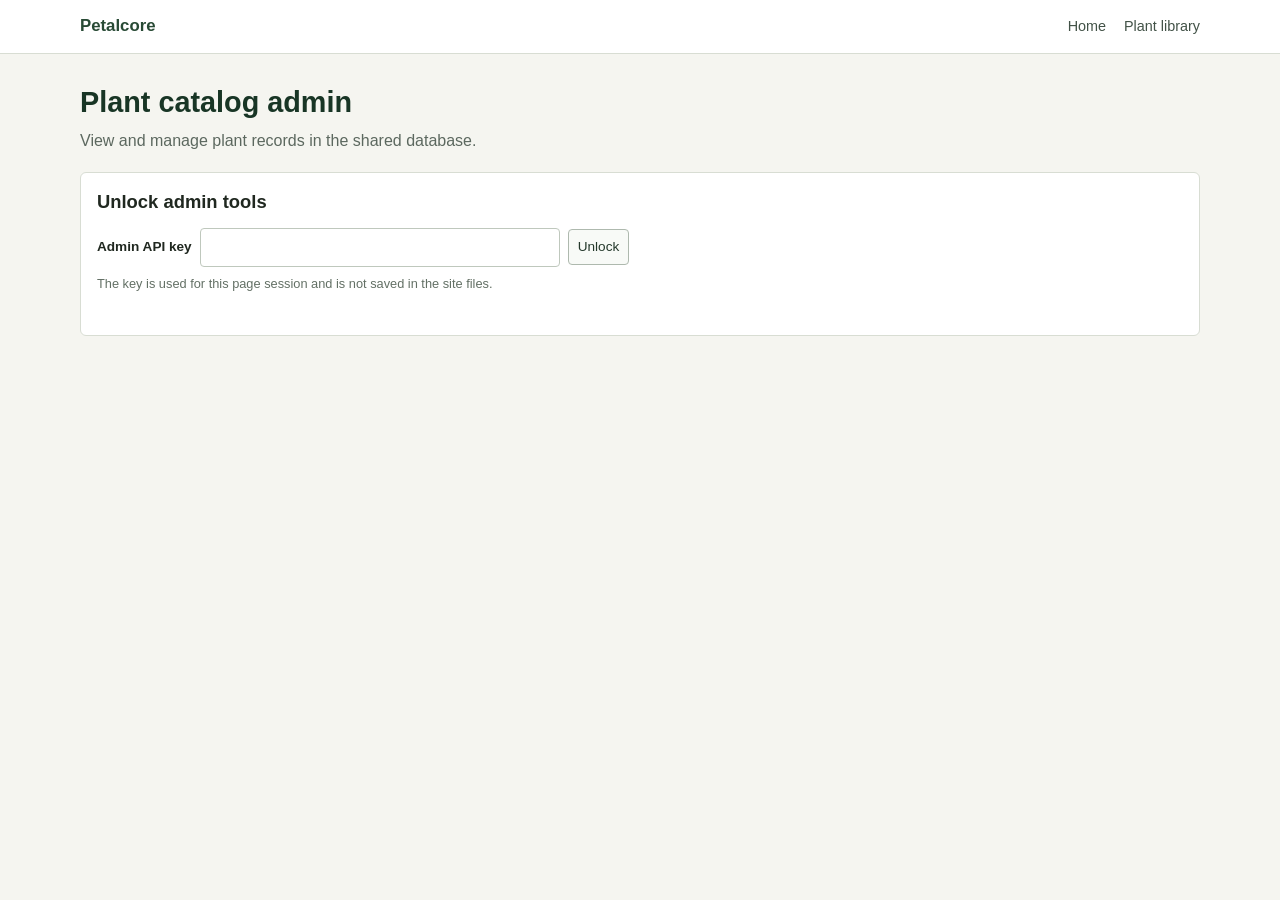
<file: sites/admin/index.html>
<!DOCTYPE html>
<html lang="en">
<head>
    <meta charset="UTF-8">
    <meta name="viewport" content="width=device-width, initial-scale=1.0">
    <meta name="theme-color" content="#f6f5ef">
    <meta name="description" content="Manage the Petalcore plant catalog.">
    <title>Petalcore — Plant admin</title>
    <link rel="stylesheet" href="style.css">
</head>
<body>
    <header>
        <a href="/" class="brand">Petalcore</a>
        <nav><a href="/">Home</a><a href="/index/">Plant library</a></nav>
    </header>

    <main>
        <h1>Plant catalog admin</h1>
        <p>View and manage plant records in the shared database.</p>

        <section class="panel" aria-labelledby="access-title">
            <h2 id="access-title">Unlock admin tools</h2>
            <form id="unlockForm" class="inline-form">
                <label for="adminKey">Admin API key</label>
                <input id="adminKey" name="adminKey" type="password" autocomplete="off" required>
                <button type="submit">Unlock</button>
            </form>
            <p class="help-text">The key is used for this page session and is not saved in the site files.</p>
            <p id="accessMessage" class="message" role="status" aria-live="polite"></p>
        </section>

        <section id="workspace" hidden>
            <div class="toolbar">
                <h2>Plants <small id="recordCount">Loading…</small></h2>
                <form id="searchForm" class="inline-form" role="search">
                    <label class="visually-hidden" for="searchInput">Search plants</label>
                    <input id="searchInput" type="search" maxlength="100" placeholder="Search plant names">
                    <button type="submit">Search</button>
                </form>
                <button id="refreshButton" type="button">Refresh</button>
                <button id="createButton" type="button">Add plant</button>
                <button id="bulkButton" type="button">Add multiple</button>
                <button id="lockButton" type="button">Lock</button>
            </div>
            <p id="notice" class="message" role="status" aria-live="polite"></p>

            <div class="columns">
                <section class="panel table-panel" aria-labelledby="records-title">
                    <h3 id="records-title">Current records</h3>
                    <div class="table-wrap">
                        <table>
                            <thead>
                                <tr><th>Plant</th><th>Type</th><th>ID</th><th>Actions</th></tr>
                            </thead>
                            <tbody id="plantRows">
                                <tr><td colspan="4" class="empty-cell">Unlock the workspace to load plants.</td></tr>
                            </tbody>
                        </table>
                    </div>
                </section>

                <section class="panel request-panel" aria-labelledby="request-title">
                    <h3 id="request-title">Latest API request</h3>
                    <p><strong>Status:</strong> <span id="responseStatus" class="status-pill">Ready</span></p>
                    <p id="requestLine" class="request-line">Choose an action to see its result.</p>
                    <h4>Request body</h4>
                    <pre id="requestBody" class="payload empty-payload">No request body.</pre>
                    <h4>Response</h4>
                    <pre id="responseBody" class="payload empty-payload">Responses appear here.</pre>
                </section>
            </div>
        </section>
    </main>

    <dialog id="plantDialog">
        <form id="plantForm" class="dialog-content">
            <div class="dialog-heading">
                <h2 id="plantDialogTitle">Add plant</h2>
                <button id="closePlantDialog" type="button" aria-label="Close">×</button>
            </div>
            <div id="updateMode" class="update-mode" hidden>
                <label for="updateMethod">Update method</label>
                <select id="updateMethod">
                    <option value="PATCH">PATCH — changed fields</option>
                    <option value="PUT">PUT — replace all fields</option>
                </select>
            </div>
            <div id="plantFields" class="field-grid"></div>
            <div class="field image-field">
                <label for="plantImage">Plant image <span id="imageRequirement">(required)</span></label>
                <input id="plantImage" type="file" accept="image/jpeg,image/png" required>
                <small>Choose a JPG or PNG. Existing images are kept when editing unless you select a replacement.</small>
            </div>
            <div class="dialog-actions">
                <button id="cancelPlantDialog" type="button">Cancel</button>
                <button id="savePlantButton" type="submit">Create plant</button>
            </div>
        </form>
    </dialog>

    <dialog id="bulkDialog">
        <form id="bulkForm" class="dialog-content">
            <div class="dialog-heading">
                <h2>Add multiple plants</h2>
                <button id="closeBulkDialog" type="button" aria-label="Close">×</button>
            </div>
            <p>Fill in each plant and attach one JPG or PNG to every entry. The batch is saved together.</p>
            <div id="bulkEntries"></div>
            <button id="addBulkEntry" type="button">Add another entry</button>
            <div class="dialog-actions">
                <button id="cancelBulkDialog" type="button">Cancel</button>
                <button id="saveBulkButton" type="submit">Save all plants</button>
            </div>
        </form>
    </dialog>

    <dialog id="detailsDialog">
        <section class="dialog-content">
            <div class="dialog-heading">
                <h2 id="detailsTitle">Plant details</h2>
                <button id="closeDetailsDialog" type="button" aria-label="Close">×</button>
            </div>
            <pre id="detailsBody" class="payload detail-payload"></pre>
        </section>
    </dialog>

    <script src="app.js"></script>
</body>
</html>
</file>
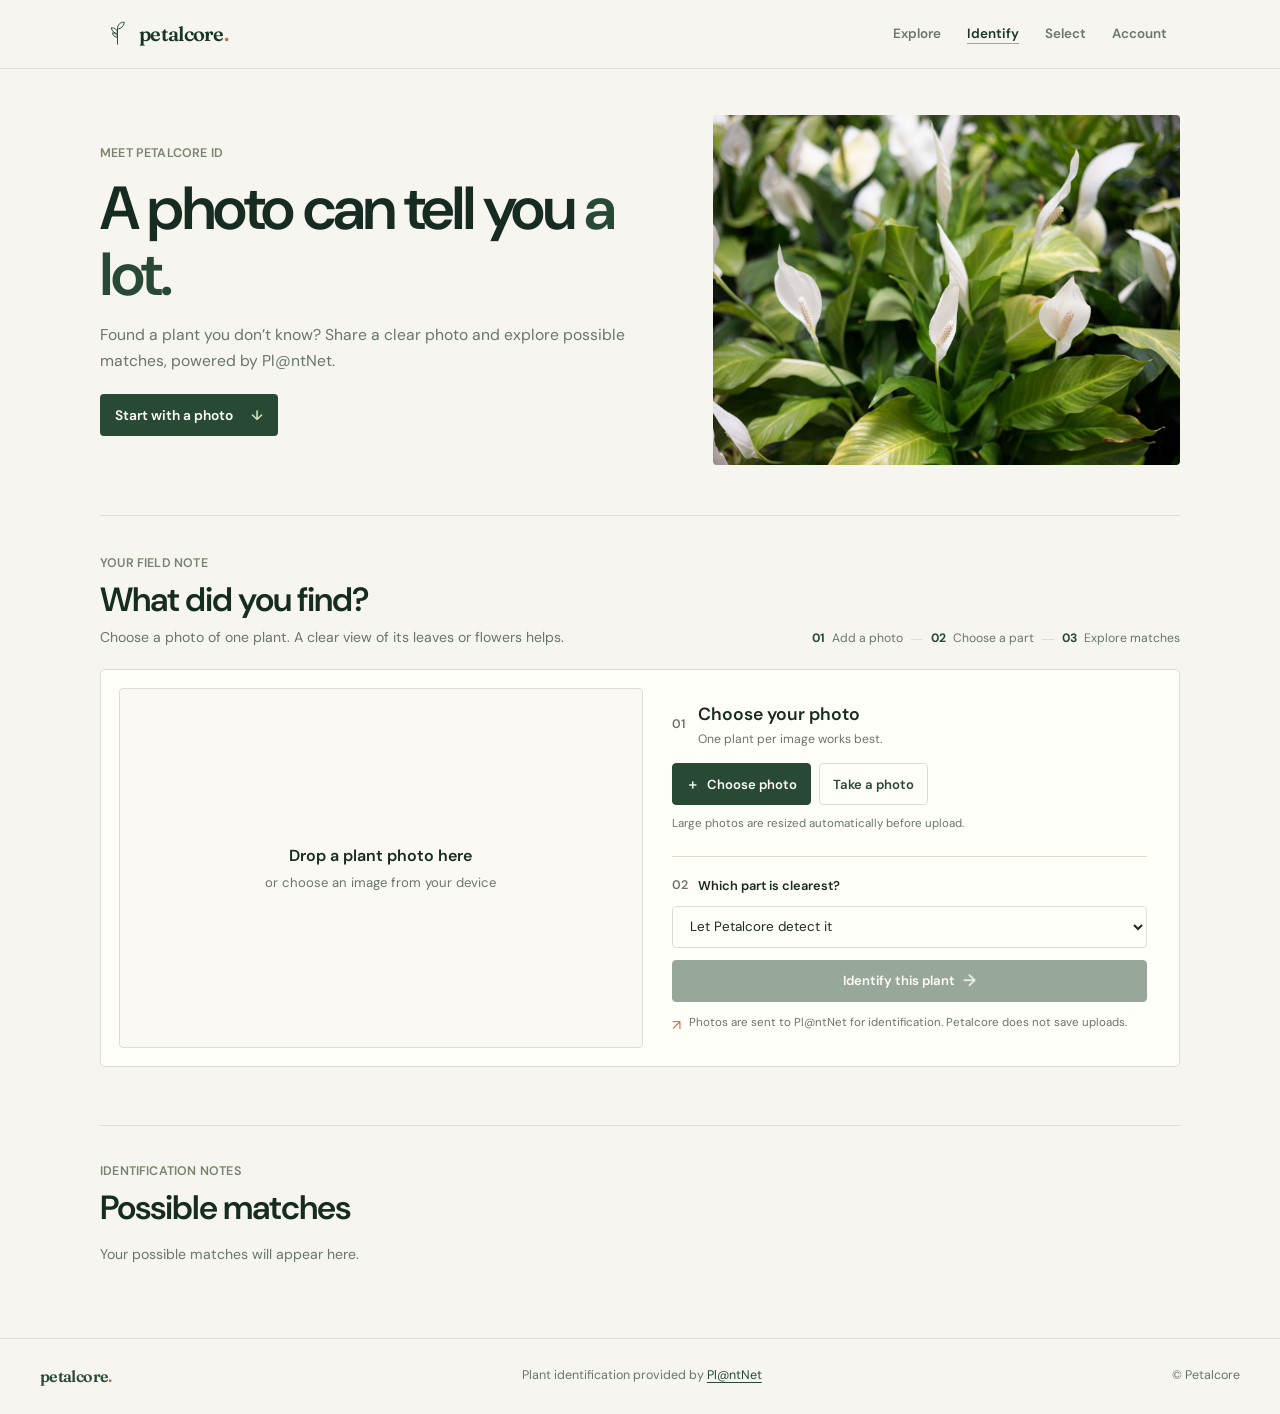
<file: sites/id/index.html>
<!DOCTYPE html>
<html lang="en">

<head>
    <meta charset="UTF-8">
    <meta name="viewport" content="width=device-width, initial-scale=1.0">
    <meta name="theme-color" content="#f6f5ef">
    <meta name="description" content="Upload a plant photo and explore possible matches with Petalcore ID, powered by Pl@ntNet.">
    <title>Petalcore ID — Identify a plant</title>
    <link rel="preconnect" href="https://fonts.googleapis.com">
    <link rel="preconnect" href="https://fonts.gstatic.com" crossorigin>
    <link href="https://fonts.googleapis.com/css2?family=DM+Sans:wght@400;500;600;700&family=Fraunces:opsz,wght@9..144,500;9..144,600;9..144,700&display=swap" rel="stylesheet">
    <link rel="stylesheet" href="style.css">
</head>

<body class="identify-page">
    <header class="site-header">
        <div class="nav-shell">
            <a class="wordmark" href="../" aria-label="Petalcore home">
                <span class="wordmark-icon" aria-hidden="true">
                    <svg viewBox="0 0 48 48" fill="none" stroke="currentColor" stroke-width="1.7" stroke-linecap="round" stroke-linejoin="round">
                        <path d="M24 42V14"/><path d="M24 14c0-7 5-11 12-11-1 7-5 12-12 12"/><path d="M24 22c0-6-5-9-11-9 1 6 5 10 11 10"/><path d="M24 30c0-5-4-8-9-8 1 5 4 8 9 8"/>
                    </svg>
                </span>
                <span>petalcore<span class="wordmark-period">.</span></span>
            </a>
            <nav class="site-nav" aria-label="Main navigation">
                <a class="nav-link" href="../index/">Explore</a>
                <a class="nav-link active" href="../id/" aria-current="page">Identify</a>
                <a class="nav-link" href="../select/">Select</a>
                <a class="nav-link" href="../account/">Account</a>
            </nav>
        </div>
    </header>

    <main class="page-shell">
        <section class="hero id-hero" aria-labelledby="hero-title">
            <div class="hero-copy">
                <p class="eyebrow"><span class="eyebrow-dot"></span> MEET PETALCORE ID</p>
                <h1 id="hero-title">A photo can tell you <em>a lot.</em></h1>
                <p class="hero-description">Found a plant you don’t know? Share a clear photo and explore possible matches, powered by Pl@ntNet.</p>
                <a class="button button-primary" href="#identify">Start with a photo <span aria-hidden="true">↓</span></a>
                <div class="hero-caption"><span class="caption-line"></span> CURIOSITY STARTS WITH A CLOSER LOOK</div>
            </div>
            <figure class="hero-visual">
                <img src="images/peace-lily.jpg" alt="White peace lily flowers surrounded by green leaves">
                <figcaption class="image-note">
                    <span class="note-mark" aria-hidden="true">✳</span>
                    <span><strong>One photo, new possibilities.</strong><small>Get suggestions in a few moments.</small></span>
                </figcaption>
                <span class="visual-index" aria-hidden="true">02 / FIELD NOTES</span>
            </figure>
        </section>

        <section id="identify" class="identify-section" aria-labelledby="upload-title">
            <div class="section-heading">
                <div>
                    <p class="eyebrow">YOUR FIELD NOTE</p>
                    <h2 id="upload-title">What did you find?</h2>
                    <p class="section-description">Choose a photo of one plant. A clear view of its leaves or flowers helps.</p>
                </div>
                <div class="steps-note" aria-label="Three steps: add a photo, choose a plant part, explore the matches">
                    <span><b>01</b> Add a photo</span><i aria-hidden="true"></i><span><b>02</b> Choose a part</span><i aria-hidden="true"></i><span><b>03</b> Explore matches</span>
                </div>
            </div>

            <form id="identifyForm" class="upload-area">
                <div id="dropZone" class="drop-zone">
                    <div class="upload-glyph" aria-hidden="true">
                        <svg viewBox="0 0 40 40" fill="none" stroke="currentColor" stroke-width="1.5" stroke-linecap="round" stroke-linejoin="round">
                            <path d="M20 27V9m0 0-6 6m6-6 6 6"/><path d="M10 23v8a3 3 0 0 0 3 3h14a3 3 0 0 0 3-3v-8"/>
                        </svg>
                    </div>
                    <p id="uploadPrompt"><strong>Drop a plant photo here</strong><span>or choose an image from your device</span></p>
                    <img id="preview" alt="Your selected plant photo" hidden>
                    <p id="photoMeta" class="photo-meta" hidden></p>
                    <span class="drop-hint">JPG OR PNG · MAX 20 MB</span>
                </div>

                <div class="upload-controls">
                    <div class="control-heading">
                        <span class="control-number">01</span>
                        <div><h3>Choose your photo</h3><p>One plant per image works best.</p></div>
                    </div>
                    <div class="photo-actions">
                        <button type="button" id="chooseButton"><span aria-hidden="true">＋</span> Choose photo</button>
                        <button type="button" id="cameraButton" class="secondary">Take a photo</button>
                        <button type="button" id="removeButton" class="secondary remove-button" hidden>Remove</button>
                    </div>
                    <input id="photoInput" type="file" accept="image/jpeg,image/png" hidden>
                    <input id="cameraInput" type="file" accept="image/jpeg,image/png" capture="environment" hidden>
                    <p class="file-help">Large photos are resized automatically before upload.</p>

                    <div class="control-divider"></div>
                    <label for="organ"><span class="control-number">02</span> Which part is clearest?</label>
                    <select id="organ" name="organ">
                        <option value="auto">Let Petalcore detect it</option>
                        <option value="leaf">Leaf</option>
                        <option value="flower">Flower</option>
                        <option value="fruit">Fruit</option>
                        <option value="bark">Bark</option>
                    </select>
                    <button id="identifyButton" class="identify-button" type="submit" disabled><span id="buttonLabel">Identify this plant</span><span aria-hidden="true">→</span></button>
                    <p class="privacy-note"><span aria-hidden="true">↗</span> Photos are sent to Pl@ntNet for identification. Petalcore does not save uploads.</p>
                </div>
            </form>
            <p id="statusMessage" class="status-message" role="status" aria-live="polite"></p>
            <p id="errorMessage" class="error-message" role="alert" hidden></p>
        </section>

        <section class="results-panel" aria-labelledby="results-title" aria-busy="false">
            <div class="results-heading">
                <div>
                    <p class="eyebrow">IDENTIFICATION NOTES</p>
                    <h2 id="results-title">Possible matches</h2>
                </div>
                <span class="results-flower" aria-hidden="true">✳</span>
            </div>
            <p id="emptyState" class="muted">Your possible matches will appear here.</p>
            <p id="loadingState" class="loading-text" hidden>Looking closely at your plant…</p>
            <p id="noMatchState" class="muted" hidden>No match found. Try a clearer photo of a leaf or flower.</p>
            <div id="results" class="results" hidden></div>
            <p id="resultNote" class="result-note" hidden>Results are suggestions, not a confirmed identification. Do not use a photo result to decide whether a plant is edible.</p>
        </section>
    </main>

    <footer class="site-footer">
        <a class="footer-wordmark" href="../">petalcore<span>.</span></a>
        <p>Plant identification provided by <a href="https://plantnet.org/en/" target="_blank" rel="noopener noreferrer">Pl@ntNet</a></p>
        <span>© Petalcore</span>
    </footer>
    <script src="app.js"></script>
</body>
</html>
</file>
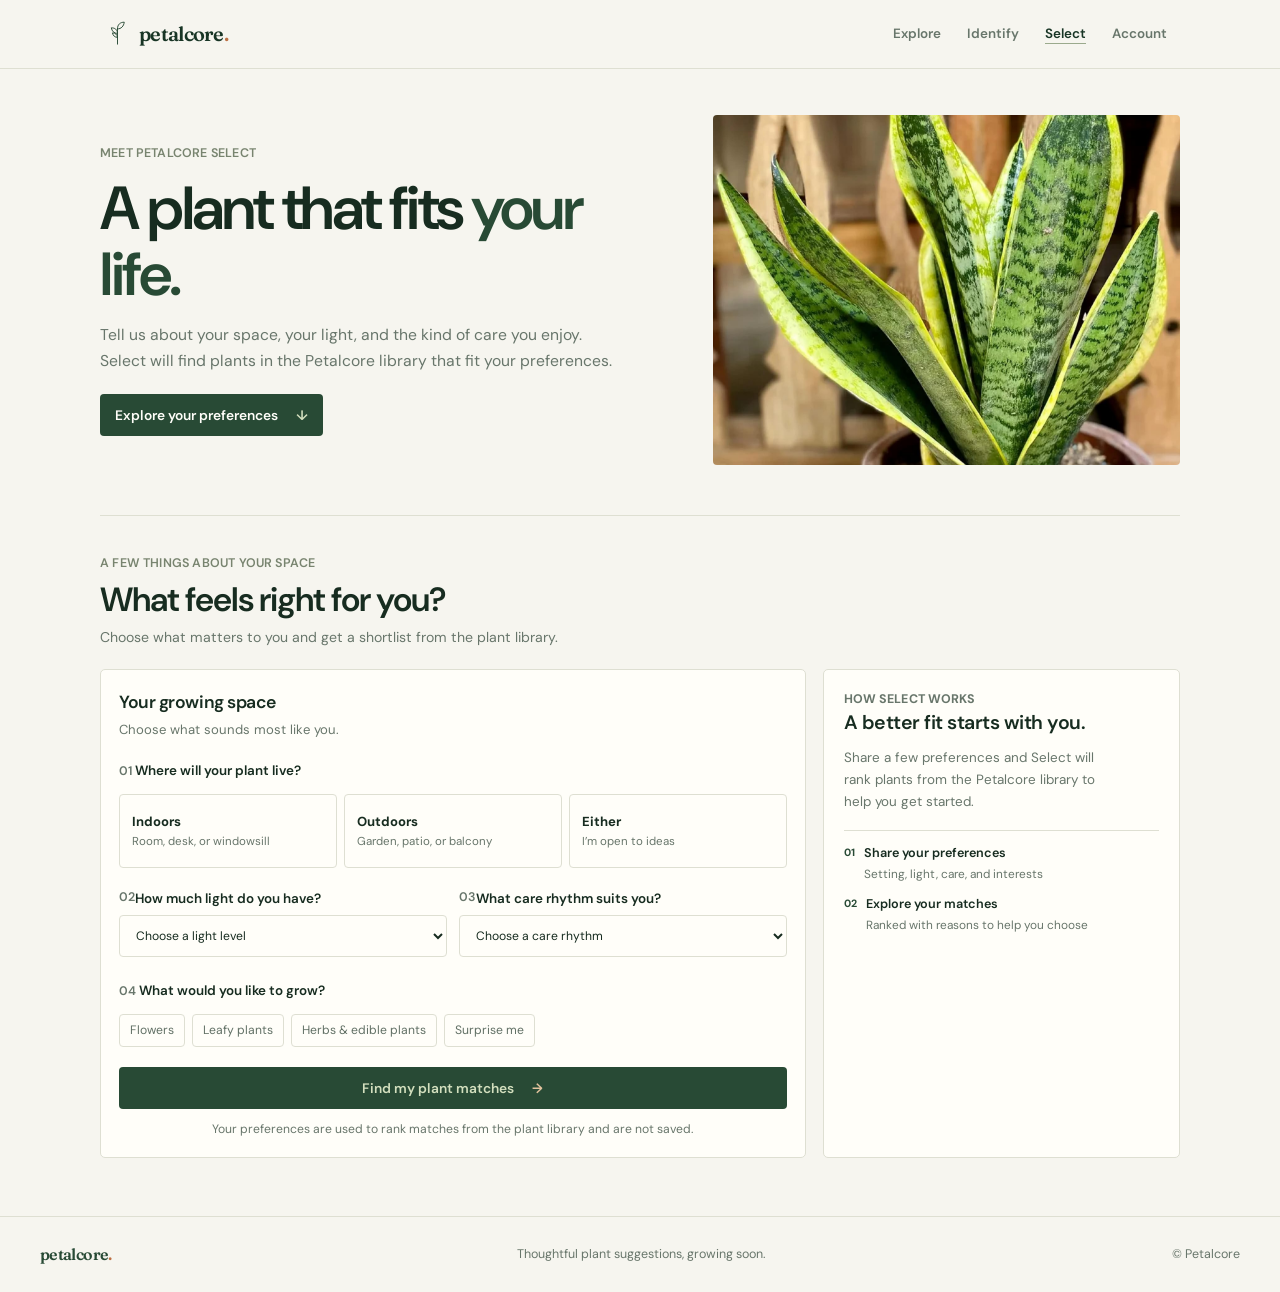
<file: sites/select/index.html>
<!DOCTYPE html>
<html lang="en">

<head>
    <meta charset="UTF-8">
    <meta name="viewport" content="width=device-width, initial-scale=1.0">
    <meta name="theme-color" content="#f6f5ef">
    <meta name="description" content="Find plants suited to your space, light, and care routine with Petalcore Select.">
    <title>Petalcore Select — Find your kind of plant</title>
    <link rel="preconnect" href="https://fonts.googleapis.com">
    <link rel="preconnect" href="https://fonts.gstatic.com" crossorigin>
    <link href="https://fonts.googleapis.com/css2?family=DM+Sans:wght@400;500;600;700&family=Fraunces:opsz,wght@9..144,500;9..144,600;9..144,700&display=swap" rel="stylesheet">
    <link rel="stylesheet" href="style.css">
</head>

<body class="select-page">
    <header class="site-header">
        <div class="nav-shell">
            <a class="wordmark" href="../" aria-label="Petalcore home">
                <span class="wordmark-icon" aria-hidden="true">
                    <svg viewBox="0 0 48 48" fill="none" stroke="currentColor" stroke-width="1.7" stroke-linecap="round" stroke-linejoin="round">
                        <path d="M24 42V14"/><path d="M24 14c0-7 5-11 12-11-1 7-5 12-12 12"/><path d="M24 22c0-6-5-9-11-9 1 6 5 10 11 10"/><path d="M24 30c0-5-4-8-9-8 1 5 4 8 9 8"/>
                    </svg>
                </span>
                <span>petalcore<span class="wordmark-period">.</span></span>
            </a>
            <nav class="site-nav" aria-label="Main navigation">
                <a class="nav-link" href="../index/">Explore</a>
                <a class="nav-link" href="../id/">Identify</a>
                <a class="nav-link active" href="../select/" aria-current="page">Select</a>
                <a class="nav-link" href="../account/">Account</a>
            </nav>
        </div>
    </header>

    <main class="page-shell">
        <section class="hero select-hero" aria-labelledby="hero-title">
            <div class="hero-copy">
                <p class="eyebrow"><span class="eyebrow-dot"></span> MEET PETALCORE SELECT</p>
                <h1 id="hero-title">A plant that fits <em>your life.</em></h1>
                <p class="hero-description">Tell us about your space, your light, and the kind of care you enjoy. Select will find plants in the Petalcore library that fit your preferences.</p>
                <a class="button button-primary" href="#preferences">Explore your preferences <span aria-hidden="true">↓</span></a>
                <div class="hero-caption"><span class="caption-line"></span> GOOD PLANT, GOOD PLACE, GOOD FIT</div>
            </div>
            <figure class="hero-visual">
                <img src="images/snake-plant.jpg" alt="A healthy snake plant growing upright in a pot">
                <figcaption class="image-note">
                    <span class="note-mark" aria-hidden="true">✳</span>
                    <span><strong>Made for your corner.</strong><small>Start with the way you live.</small></span>
                </figcaption>
                <span class="visual-index" aria-hidden="true">03 / FIELD NOTES</span>
            </figure>
        </section>

        <section id="preferences" class="preferences-section" aria-labelledby="preferences-title">
            <div class="section-heading">
                <div>
                    <p class="eyebrow">A FEW THINGS ABOUT YOUR SPACE</p>
                    <h2 id="preferences-title">What feels right for you?</h2>
                    <p class="section-description">Choose what matters to you and get a shortlist from the plant library.</p>
                </div>
                <span class="preview-badge"><span></span> PERSONALIZED PICKS FROM THE PLANT LIBRARY</span>
            </div>

            <div class="select-workspace">
                <form id="preferenceForm" class="preference-form" aria-describedby="formNotice">
                    <div class="form-heading">
                        <span class="form-icon" aria-hidden="true">✳</span>
                        <div><h3>Your growing space</h3><p>Choose what sounds most like you.</p></div>
                    </div>

                    <fieldset class="preference-field">
                        <legend><span class="field-number">01</span> Where will your plant live?</legend>
                        <div class="choice-grid choice-grid-three">
                            <label class="choice-card">
                                <input type="radio" name="setting" value="indoors">
                                <span class="choice-content"><span class="choice-icon" aria-hidden="true">⌂</span><strong>Indoors</strong><small>Room, desk, or windowsill</small></span>
                            </label>
                            <label class="choice-card">
                                <input type="radio" name="setting" value="outdoors">
                                <span class="choice-content"><span class="choice-icon" aria-hidden="true">☼</span><strong>Outdoors</strong><small>Garden, patio, or balcony</small></span>
                            </label>
                            <label class="choice-card">
                                <input type="radio" name="setting" value="either">
                                <span class="choice-content"><span class="choice-icon" aria-hidden="true">↗</span><strong>Either</strong><small>I’m open to ideas</small></span>
                            </label>
                        </div>
                    </fieldset>

                    <div class="form-row">
                        <label class="select-field" for="lightPreference">
                            <span><b>02</b> How much light do you have?</span>
                            <select id="lightPreference" name="light">
                                <option value="">Choose a light level</option>
                                <option value="bright">Bright or direct sun</option>
                                <option value="partial">Partial or indirect light</option>
                                <option value="low">Low light</option>
                                <option value="any">I’m not sure yet</option>
                            </select>
                        </label>
                        <label class="select-field" for="carePreference">
                            <span><b>03</b> What care rhythm suits you?</span>
                            <select id="carePreference" name="care">
                                <option value="">Choose a care rhythm</option>
                                <option value="occasional">Occasional watering</option>
                                <option value="steady">A steady routine</option>
                                <option value="attentive">I enjoy hands-on care</option>
                                <option value="any">I’m flexible</option>
                            </select>
                        </label>
                    </div>

                    <fieldset class="preference-field category-field">
                        <legend><span class="field-number">04</span> What would you like to grow?</legend>
                        <div class="category-choices">
                            <label><input type="checkbox" name="interest" value="flowers"><span>Flowers</span></label>
                            <label><input type="checkbox" name="interest" value="foliage"><span>Leafy plants</span></label>
                            <label><input type="checkbox" name="interest" value="herbs"><span>Herbs & edible plants</span></label>
                            <label><input type="checkbox" name="interest" value="surprise"><span>Surprise me</span></label>
                        </div>
                    </fieldset>

                    <button id="recommendButton" class="button button-primary submit-button" type="submit">
                        <span id="buttonLabel">Find my plant matches</span><span aria-hidden="true">→</span>
                    </button>
                    <p id="formNotice" class="preview-notice">Your preferences are used to rank matches from the plant library and are not saved.</p>
                    <p id="errorMessage" class="error-message" role="alert" hidden></p>
                </form>

                <aside class="shortlist-panel" aria-labelledby="shortlist-title">
                    <div class="shortlist-topline"><span>HOW SELECT WORKS</span><span aria-hidden="true">✳</span></div>
                    <div class="shortlist-art" aria-hidden="true">
                        <svg viewBox="0 0 180 180" fill="none">
                            <circle cx="90" cy="90" r="72" stroke="currentColor" stroke-width="1" stroke-dasharray="2 6"/>
                            <path d="M90 137V77M90 92c-1-24-15-35-38-35 3 22 17 36 38 37ZM90 83c1-25 17-39 40-39-2 24-17 40-40 41ZM90 111c-1-17-12-27-29-27 2 16 13 28 29 29ZM90 105c1-17 12-27 29-27-2 16-13 28-29 29Z" stroke="currentColor" stroke-width="1.6" stroke-linecap="round" stroke-linejoin="round"/>
                            <path d="M67 143h46l-5 18H72l-5-18Z" stroke="currentColor" stroke-width="1.6" stroke-linejoin="round"/>
                        </svg>
                    </div>
                    <h3 id="shortlist-title">A better fit starts with you.</h3>
                    <p>Share a few preferences and Select will rank plants from the Petalcore library to help you get started.</p>
                    <div class="shortlist-divider"></div>
                    <div class="shortlist-step"><span>01</span><p><strong>Share your preferences</strong><small>Setting, light, care, and interests</small></p></div>
                    <div class="shortlist-step"><span>02</span><p><strong>Explore your matches</strong><small>Ranked with reasons to help you choose</small></p></div>
                </aside>
            </div>

            <section id="recommendationResultsSection" class="recommendation-results-section" aria-labelledby="recommendationResultsTitle" hidden>
                <div class="results-section-heading">
                    <div>
                        <p class="eyebrow">YOUR PERSONALIZED SHORTLIST</p>
                        <h2 id="recommendationResultsTitle">Plants picked for you</h2>
                        <p id="recommendationStatus" class="section-description" role="status" aria-live="polite"></p>
                    </div>
                    <span id="matchCount" class="match-count"></span>
                </div>
                <div id="recommendationResults" class="recommendation-results"></div>
                <p id="recommendationNotes" class="recommendation-notes"></p>
            </section>
        </section>
    </main>

    <footer class="site-footer">
        <a class="footer-wordmark" href="../">petalcore<span>.</span></a>
        <p>Thoughtful plant suggestions, growing soon.</p>
        <span>© Petalcore</span>
    </footer>
    <script src="app.js"></script>
</body>
</html>
</file>
<file: sites/admin/style.css>
:root {
    color-scheme: light;
    font-family: Arial, sans-serif;
    color: #202820;
    background: #f5f5f0;
}

* { box-sizing: border-box; }
body { margin: 0; line-height: 1.45; }
header {
    min-height: 54px;
    display: flex;
    align-items: center;
    justify-content: space-between;
    gap: 16px;
    padding: 0 max(20px, calc((100% - 1120px) / 2));
    border-bottom: 1px solid #d8ddd3;
    background: #fff;
}
.brand { color: #284a35; font-size: 1.05rem; font-weight: 700; text-decoration: none; }
nav { display: flex; gap: 18px; }
nav a { color: #425247; font-size: .9rem; text-decoration: none; }
nav a:hover { text-decoration: underline; }
main { width: min(1120px, calc(100% - 32px)); margin: 28px auto 60px; }
h1 { margin: 0 0 5px; color: #183525; font-size: 1.8rem; }
h2 { margin: 0 0 12px; font-size: 1.15rem; }
h3 { margin: 0 0 12px; font-size: 1rem; }
h4 { margin: 12px 0 5px; font-size: .85rem; }
main > p { margin: 0 0 20px; color: #5c685f; }
section { min-width: 0; }
.panel { padding: 16px; border: 1px solid #d8ddd3; border-radius: 6px; background: #fff; }
.inline-form { display: flex; flex-wrap: wrap; align-items: center; gap: 8px; }
label { font-size: .85rem; font-weight: 600; }
input, select, textarea, button { min-height: 36px; padding: 7px 9px; font: inherit; }
input, select, textarea { border: 1px solid #bfc8bd; border-radius: 4px; background: white; }
button { border: 1px solid #aeb9ae; border-radius: 4px; color: #24382b; background: #f8faf7; cursor: pointer; font-size: .85rem; }
button:hover { background: #edf2e9; }
button:disabled { cursor: wait; opacity: .65; }
button:focus-visible, input:focus-visible, select:focus-visible, textarea:focus-visible, a:focus-visible {
    outline: 2px solid #bd7044;
    outline-offset: 2px;
}
#unlockForm input { width: min(360px, 100%); }
.message { min-height: 18px; margin: 8px 0 0; color: #536255; font-size: .85rem; }
.message.is-error { color: #9c4238; }
.help-text { margin: 8px 0 0; color: #637065; font-size: .8rem; }
.toolbar { display: flex; flex-wrap: wrap; align-items: center; gap: 8px; margin: 24px 0 8px; }
.toolbar h2 { margin: 0 auto 0 0; }
.toolbar small { color: #637065; font-size: .8rem; font-weight: 400; }
.search-form input { width: 190px; }
.columns { display: grid; grid-template-columns: minmax(0, 1.5fr) minmax(280px, .8fr); align-items: start; gap: 14px; }
.table-panel, .request-panel { margin-top: 6px; }
.table-wrap { overflow-x: auto; }
table { width: 100%; border-collapse: collapse; background: #fff; text-align: left; }
th, td { padding: 9px 8px; border-bottom: 1px solid #e3e7e1; font-size: .82rem; vertical-align: middle; }
th { background: #f4f6f2; font-size: .75rem; }
.plant-name { display: block; font-weight: 600; }
.plant-scientific { display: block; color: #637065; font-size: .74rem; }
.plant-id { color: #637065; }
.row-actions { display: flex; flex-wrap: wrap; gap: 5px; }
.table-action { min-height: 29px; padding: 4px 7px; font-size: .75rem; }
.table-action.delete { color: #8f332b; }
.empty-cell { padding: 20px 8px; color: #637065; text-align: center; }
.request-panel p { margin: 6px 0; font-size: .82rem; }
.request-line { overflow-wrap: anywhere; font-family: Consolas, monospace; }
.status-pill { font-weight: 700; }
.status-success { color: #426237; }
.status-error { color: #9c4238; }
.status-idle { color: #637065; }
.payload { max-height: 220px; min-height: 42px; margin: 0; overflow: auto; padding: 9px; border: 1px solid #e0e4dd; border-radius: 4px; background: #f8f9f7; font: .75rem/1.45 Consolas, monospace; white-space: pre-wrap; overflow-wrap: anywhere; }
.empty-payload { color: #748076; }

dialog { width: min(760px, calc(100% - 24px)); max-height: 90vh; padding: 0; overflow: auto; border: 1px solid #cbd2c8; border-radius: 6px; background: #fff; color: inherit; }
dialog::backdrop { background: rgba(25, 35, 27, .45); }
.dialog-content { padding: 16px; }
.dialog-heading { display: flex; align-items: center; justify-content: space-between; gap: 12px; margin-bottom: 12px; }
.dialog-heading h2 { margin: 0; }
.dialog-heading button { min-width: 36px; padding: 3px; font-size: 1.1rem; }
.update-mode { display: flex; flex-wrap: wrap; align-items: center; gap: 8px; margin-bottom: 12px; }
.field-grid { display: grid; grid-template-columns: repeat(2, minmax(0, 1fr)); gap: 10px; }
.field { display: grid; gap: 4px; }
.field.full-width { grid-column: 1 / -1; }
.field input, .field select, .field textarea { width: 100%; }
.field textarea { min-height: 68px; resize: vertical; }
.image-field { margin-top: 12px; }
.image-field input { width: 100%; }
.image-field small { color: #637065; font-size: .77rem; }
.bulk-entry { display: grid; gap: 10px; margin: 12px 0; padding: 12px; border: 1px solid #d8ddd3; border-radius: 4px; }
.bulk-entry legend { padding: 0 5px; font-size: .9rem; font-weight: 700; }
.bulk-entry .field-grid { display: grid; }
.bulk-entry .field-grid, .bulk-entry .image-field { margin-top: 0; }
.bulk-entry .entry-remove { justify-self: end; }
.dialog-actions { display: flex; justify-content: flex-end; gap: 8px; margin-top: 14px; padding-top: 12px; border-top: 1px solid #e0e4dd; }
.detail-payload { max-height: 70vh; }
.visually-hidden { position: absolute; width: 1px; height: 1px; padding: 0; overflow: hidden; clip: rect(0, 0, 0, 0); white-space: nowrap; border: 0; }
[hidden] { display: none !important; }

@media (max-width: 760px) {
    .columns { grid-template-columns: 1fr; }
    .toolbar h2 { flex-basis: 100%; }
}
@media (max-width: 520px) {
    header { padding: 0 16px; }
    nav { gap: 12px; }
    nav a { font-size: .8rem; }
    .inline-form { align-items: stretch; }
    .search-form { flex: 1 1 100%; }
    .search-form input { width: 100%; flex: 1; }
    .field-grid { grid-template-columns: 1fr; }
    .field.full-width { grid-column: auto; }
}
</file>
<file: sites/id/style.css>
* { box-sizing: border-box; }

:root {
    --paper: #f6f5ef;
    --surface: #fffef9;
    --surface-soft: #eeeee4;
    --ink: #172c20;
    --ink-soft: #68766b;
    --forest: #284a35;
    --forest-deep: #183525;
    --moss: #b4c58b;
    --clay: #bd7044;
    --line: #dedfd2;
    --serif: "Fraunces", Georgia, serif;
    --sans: "DM Sans", Arial, sans-serif;
    --radius: 18px;
    --radius-small: 10px;
    --shadow: 0 18px 50px rgba(28, 53, 37, .09);
}

html { scroll-behavior: smooth; }
body {
    margin: 0;
    background: var(--paper);
    color: var(--ink);
    font-family: var(--sans);
    line-height: 1.6;
    -webkit-font-smoothing: antialiased;
}
a { color: inherit; }
button, input, select { font: inherit; }
[hidden] { display: none !important; }

.site-header {
    position: sticky;
    top: 0;
    z-index: 20;
    background: rgba(246, 245, 239, .94);
    border-bottom: 1px solid rgba(222, 223, 210, .8);
    backdrop-filter: blur(16px);
}
.nav-shell {
    max-width: 1320px;
    min-height: 78px;
    margin: 0 auto;
    padding: 0 44px;
    display: flex;
    align-items: center;
    justify-content: space-between;
    gap: 30px;
}
.wordmark {
    display: inline-flex;
    align-items: center;
    gap: 10px;
    color: var(--forest-deep);
    text-decoration: none;
    font-family: var(--serif);
    font-size: 1.4rem;
    font-weight: 600;
    letter-spacing: -.055em;
}
.wordmark-icon { display: grid; width: 31px; height: 35px; color: var(--forest); }
.wordmark-icon svg { width: 100%; height: 100%; }
.wordmark-period, .footer-wordmark span { color: var(--clay); }
.site-nav { display: flex; align-items: center; gap: 8px; margin-left: auto; }
.nav-link {
    padding: 9px 15px;
    color: var(--ink-soft);
    border-radius: 999px;
    text-decoration: none;
    font-size: .9rem;
    font-weight: 600;
    transition: color .2s ease, background .2s ease;
}
.nav-link:hover, .nav-link.active { color: var(--forest-deep); background: #e9ebdf; }
.nav-cta {
    display: inline-flex;
    align-items: center;
    gap: 14px;
    padding: 11px 16px;
    color: #fffef9;
    background: var(--forest);
    border-radius: 999px;
    text-decoration: none;
    font-size: .86rem;
    font-weight: 600;
    transition: background .2s ease, transform .2s ease;
}
.nav-cta:hover { background: var(--forest-deep); transform: translateY(-1px); }
.nav-cta span { color: #d8e0c5; }

.page-shell { width: min(1200px, calc(100% - 64px)); margin: 0 auto; }
.hero {
    display: grid;
    grid-template-columns: minmax(0, 1fr) minmax(360px, .9fr);
    align-items: center;
    gap: clamp(42px, 7vw, 100px);
    padding: 72px 0 80px;
}
.hero-copy { padding: 12px 0; }
.eyebrow {
    display: flex;
    align-items: center;
    gap: 9px;
    margin: 0 0 20px;
    color: #78846f;
    font-size: .7rem;
    font-weight: 700;
    letter-spacing: .16em;
}
.eyebrow-dot { width: 7px; height: 7px; border-radius: 50%; background: var(--clay); }
.hero h1 {
    max-width: 620px;
    margin: 0;
    font-family: var(--serif);
    font-size: clamp(3rem, 5.7vw, 5.45rem);
    font-weight: 500;
    line-height: .99;
    letter-spacing: -.055em;
}
.hero h1 em { color: #73835c; font-weight: 500; }
.hero-description {
    max-width: 480px;
    margin: 23px 0 28px;
    color: var(--ink-soft);
    font-size: 1.02rem;
    line-height: 1.75;
}
.button {
    min-height: 49px;
    display: inline-flex;
    align-items: center;
    justify-content: center;
    gap: 18px;
    padding: 0 19px;
    color: #fffef9;
    background: var(--forest);
    border-radius: 999px;
    text-decoration: none;
    font-size: .87rem;
    font-weight: 600;
    transition: transform .2s ease, background .2s ease;
}
.button:hover { transform: translateY(-2px); background: var(--forest-deep); }
.button span { color: #d3dfbe; }
.hero-caption {
    display: flex;
    align-items: center;
    gap: 11px;
    margin-top: 45px;
    color: #92998b;
    font-size: .65rem;
    font-weight: 700;
    letter-spacing: .14em;
}
.caption-line { width: 33px; height: 1px; background: var(--clay); }
.hero-visual { position: relative; min-width: 0; margin: 0; padding: 0 0 32px 26px; }
.hero-visual::before {
    content: "";
    position: absolute;
    inset: 25px 0 0 65px;
    border: 1px solid #d7d8c8;
    border-radius: 48% 48% 18px 18px;
}
.hero-visual > img {
    position: relative;
    width: 100%;
    height: clamp(360px, 42vw, 500px);
    display: block;
    object-fit: cover;
    object-position: center;
    border-radius: 48% 48% 14px 14px;
    box-shadow: var(--shadow);
}
.image-note {
    position: absolute;
    right: -20px;
    bottom: 2px;
    display: flex;
    align-items: center;
    gap: 12px;
    max-width: 285px;
    padding: 15px 19px;
    background: var(--surface);
    border: 1px solid rgba(222, 223, 210, .8);
    border-radius: 13px;
    box-shadow: 0 12px 35px rgba(28, 53, 37, .12);
}
.note-mark { color: var(--clay); font-size: 1.5rem; }
.image-note strong, .image-note small { display: block; }
.image-note strong { font-family: var(--serif); font-size: .95rem; font-weight: 600; }
.image-note small { margin-top: 2px; color: var(--ink-soft); font-size: .7rem; }
.visual-index {
    position: absolute;
    top: 42px;
    right: -15px;
    color: rgba(255, 255, 255, .92);
    writing-mode: vertical-rl;
    font-size: .61rem;
    font-weight: 700;
    letter-spacing: .16em;
    text-shadow: 0 1px 7px rgba(0,0,0,.35);
}

.identify-section { padding: 52px 0 68px; border-top: 1px solid var(--line); scroll-margin-top: 90px; }
.section-heading { display: flex; justify-content: space-between; align-items: end; gap: 30px; margin-bottom: 25px; }
.section-heading .eyebrow, .results-heading .eyebrow { margin-bottom: 9px; }
.section-heading h2, .results-heading h2 {
    margin: 0;
    font-family: var(--serif);
    font-size: clamp(2rem, 3.2vw, 2.8rem);
    font-weight: 500;
    line-height: 1.1;
    letter-spacing: -.04em;
}
.section-description { margin: 9px 0 0; color: var(--ink-soft); font-size: .9rem; }
.steps-note { display: flex; align-items: center; gap: 11px; padding-bottom: 5px; color: #79857a; white-space: nowrap; font-size: .68rem; }
.steps-note b { margin-right: 4px; color: var(--clay); font-size: .64rem; letter-spacing: .05em; }
.steps-note i { width: 18px; height: 1px; background: #d4d7c8; }
.upload-area {
    display: grid;
    grid-template-columns: minmax(0, 1.02fr) minmax(0, .98fr);
    gap: 15px;
    padding: 14px;
    background: var(--surface);
    border: 1px solid var(--line);
    border-radius: 20px;
    box-shadow: 0 12px 40px rgba(28, 53, 37, .045);
}
.drop-zone {
    position: relative;
    min-height: 420px;
    display: flex;
    flex-direction: column;
    align-items: center;
    justify-content: center;
    overflow: hidden;
    padding: 28px;
    color: var(--ink-soft);
    text-align: center;
    background: #f5f5ed;
    border: 1px dashed #c5ccba;
    border-radius: 14px;
    transition: border-color .2s ease, background .2s ease;
}
.drop-zone.drag-over { border-color: var(--forest); background: #e9ede1; }
.upload-glyph { width: 58px; height: 58px; display: grid; place-items: center; margin-bottom: 17px; color: var(--forest); background: #e7ebdd; border-radius: 50%; }
.upload-glyph svg { width: 31px; height: 31px; }
#uploadPrompt { display: grid; gap: 4px; margin: 0; }
#uploadPrompt strong { color: var(--ink); font-family: var(--serif); font-size: 1.25rem; font-weight: 600; }
#uploadPrompt span { font-size: .82rem; }
#preview:not([hidden]) { display: block; max-width: 100%; max-height: 310px; object-fit: contain; border-radius: 9px; }
.drop-zone:has(#preview:not([hidden])) .upload-glyph { display: none; }
.photo-meta { max-width: 100%; margin: 12px 0 0; overflow-wrap: anywhere; font-size: .75rem; }
.drop-hint { position: absolute; bottom: 18px; color: #92998b; font-size: .59rem; font-weight: 700; letter-spacing: .13em; }
.upload-controls { min-width: 0; padding: 16px clamp(15px, 2.4vw, 30px) 13px; }
.control-heading { display: flex; align-items: center; gap: 13px; margin-bottom: 18px; }
.control-number { flex: 0 0 auto; width: 31px; height: 31px; display: inline-grid; place-items: center; color: #788761; background: #edf0e5; border-radius: 50%; font-size: .68rem; font-weight: 700; }
.control-heading h3 { margin: 0; font-family: var(--serif); font-size: 1.25rem; font-weight: 600; }
.control-heading p { margin: 2px 0 0; color: var(--ink-soft); font-size: .76rem; }
.photo-actions { display: flex; flex-wrap: wrap; gap: 8px; }
.photo-actions button, .identify-button {
    min-height: 44px;
    display: inline-flex;
    align-items: center;
    justify-content: center;
    gap: 8px;
    padding: 0 15px;
    color: #fffef9;
    background: var(--forest);
    border: 1px solid var(--forest);
    border-radius: 999px;
    cursor: pointer;
    font-size: .81rem;
    font-weight: 600;
    transition: background .2s ease, transform .2s ease, border-color .2s ease;
}
.photo-actions button:hover:not(:disabled), .identify-button:hover:not(:disabled) { background: var(--forest-deep); border-color: var(--forest-deep); transform: translateY(-1px); }
.photo-actions button.secondary { color: var(--forest); background: transparent; border-color: var(--line); }
.photo-actions button.secondary:hover:not(:disabled) { background: #f2f2ea; }
.photo-actions button.remove-button { color: #965a42; }
.file-help, .privacy-note, .result-note { color: var(--ink-soft); font-size: .72rem; line-height: 1.55; }
.file-help { margin: 10px 0 0; }
.control-divider { height: 1px; margin: 23px 0 19px; background: var(--line); }
.upload-controls label { display: flex; align-items: center; gap: 10px; margin: 0 0 9px; font-size: .8rem; font-weight: 600; }
.upload-controls select {
    width: 100%;
    height: 47px;
    padding: 0 13px;
    color: var(--ink);
    background: var(--paper);
    border: 1px solid var(--line);
    border-radius: 9px;
    outline: none;
    font-size: .84rem;
}
.upload-controls select:focus-visible { border-color: #94a67a; box-shadow: 0 0 0 3px rgba(148, 166, 122, .2); }
.identify-button { width: 100%; min-height: 49px; justify-content: space-between; margin-top: 14px; padding: 0 18px; }
.identify-button span:last-child { color: #d3dfbe; font-size: 1.05rem; }
.identify-button:disabled, .photo-actions button:disabled { opacity: .48; cursor: not-allowed; transform: none; }
.privacy-note { display: flex; gap: 8px; align-items: flex-start; margin: 15px 0 0; }
.privacy-note span { color: var(--clay); font-size: .9rem; }
.status-message { margin: 13px 4px 0; color: var(--forest); font-size: .83rem; }
.status-message:empty { display: none; }
.error-message { margin: 14px 0 0; padding: 13px 16px; color: #9c482f; background: #f8e9e1; border: 1px solid #efd1c3; border-left: 3px solid #bd7044; border-radius: 8px; font-size: .84rem; }
.results-panel { padding: 47px 0 82px; border-top: 1px solid var(--line); }
.results-heading { display: flex; justify-content: space-between; align-items: center; margin-bottom: 18px; }
.results-heading .eyebrow { margin-bottom: 8px; }
.results-flower { color: #9aa77f; font-size: 2rem; }
.muted, .loading-text { color: var(--ink-soft); font-size: .88rem; }
.loading-text { animation: textPulse 1.3s ease-in-out infinite; }
.results { display: grid; grid-template-columns: repeat(3, minmax(0, 1fr)); gap: 17px; }
.match-card { min-width: 0; padding: 21px; background: var(--surface); border: 1px solid var(--line); border-radius: 14px; animation: cardIn .35s ease both; transition: box-shadow .2s ease, transform .2s ease, border-color .2s ease; }
.match-card:hover { transform: translateY(-3px); border-color: #b9c3a8; box-shadow: var(--shadow); }
.match-topline { display: flex; justify-content: space-between; align-items: center; gap: 10px; flex-wrap: wrap; margin-bottom: 13px; color: #788761; font-size: .64rem; font-weight: 700; letter-spacing: .025em; }
.match-topline span:last-child { padding: 4px 8px; background: #edf0e5; border-radius: 999px; }
.match-card h4 { margin: 0; overflow-wrap: anywhere; font-family: var(--serif); font-size: 1.42rem; font-weight: 600; line-height: 1.2; letter-spacing: -.025em; }
.scientific-name { margin: 4px 0 18px; color: var(--ink-soft); font-size: .82rem; font-style: italic; }
.match-meta { display: grid; gap: 5px; color: #69766b; font-size: .76rem; }
.score-track { height: 5px; margin-top: 19px; overflow: hidden; background: #e7e8dc; border-radius: 999px; }
.score-fill { height: 100%; background: linear-gradient(90deg, #82946c, #bd7044); border-radius: inherit; transform-origin: left; animation: scoreIn .55s ease backwards; }
.result-note { max-width: 730px; margin: 20px 0 0; padding-left: 13px; border-left: 2px solid var(--clay); }
.site-footer {
    min-height: 95px;
    display: flex;
    align-items: center;
    justify-content: space-between;
    gap: 20px;
    padding: 24px max(32px, calc((100vw - 1200px) / 2));
    color: #829084;
    border-top: 1px solid var(--line);
    font-size: .75rem;
}
.site-footer p { margin: 0; }
.site-footer > span { letter-spacing: .04em; }
.footer-wordmark { color: var(--forest); text-decoration: none; font-family: var(--serif); font-size: 1.1rem; font-weight: 600; letter-spacing: -.04em; }
.site-footer p a { color: var(--forest); text-underline-offset: 3px; }
@keyframes cardIn { from { opacity: 0; transform: translateY(9px); } to { opacity: 1; transform: translateY(0); } }
@keyframes textPulse { 0%, 100% { opacity: .5; } 50% { opacity: 1; } }
@keyframes scoreIn { from { transform: scaleX(0); } to { transform: scaleX(1); } }
@media (prefers-reduced-motion: reduce) {
    *, *::before, *::after { scroll-behavior: auto !important; animation-duration: .01ms !important; animation-iteration-count: 1 !important; transition-duration: .01ms !important; }
}
@media (max-width: 900px) {
    .nav-shell { padding: 0 28px; }
    .page-shell { width: min(100% - 48px, 720px); }
    .hero { grid-template-columns: 1fr .82fr; gap: 35px; padding: 60px 0 65px; }
    .hero h1 { font-size: clamp(3rem, 7vw, 4.3rem); }
    .hero-visual { padding-left: 12px; }
    .hero-visual::before { left: 38px; }
    .image-note { right: -10px; }
    .steps-note { gap: 7px; font-size: .61rem; }
    .steps-note i { width: 10px; }
    .upload-area { grid-template-columns: 1fr 1fr; }
    .drop-zone { min-height: 420px; padding: 20px; }
    .upload-controls { padding-inline: 14px; }
    .results { grid-template-columns: repeat(2, minmax(0, 1fr)); }
}
@media (max-width: 640px) {
    .nav-shell { min-height: 68px; padding: 0 19px; gap: 12px; }
    .wordmark { font-size: 1.18rem; gap: 7px; }
    .wordmark-icon { width: 26px; height: 30px; }
    .site-nav { gap: 0; }
    .nav-link { padding: 8px 9px; font-size: .79rem; }
    .nav-cta { display: none; }
    .page-shell { width: calc(100% - 38px); }
    .hero { grid-template-columns: 1fr; gap: 32px; padding: 51px 0 58px; }
    .hero h1 { max-width: 520px; font-size: clamp(3.1rem, 14vw, 4.4rem); }
    .hero-description { margin: 18px 0 23px; font-size: .94rem; }
    .hero-caption { margin-top: 30px; font-size: .58rem; }
    .hero-visual { width: min(100% - 14px, 440px); justify-self: center; padding: 0 0 25px 12px; }
    .hero-visual::before { inset: 15px 0 0 35px; }
    .hero-visual > img { height: 360px; }
    .image-note { right: -5px; bottom: 0; max-width: 250px; padding: 12px 14px; }
    .visual-index { top: 30px; right: -8px; font-size: .54rem; }
    .identify-section { padding: 40px 0 48px; }
    .section-heading { align-items: flex-start; flex-direction: column; gap: 17px; }
    .section-heading h2, .results-heading h2 { font-size: 2.1rem; }
    .steps-note { width: 100%; justify-content: space-between; font-size: .62rem; }
    .steps-note i { flex: 1; max-width: 25px; }
    .upload-area { grid-template-columns: 1fr; gap: 11px; padding: 10px; }
    .drop-zone { min-height: 285px; }
    #preview:not([hidden]) { max-height: 230px; }
    .upload-controls { padding: 16px 14px 13px; }
    .results-panel { padding: 37px 0 60px; }
    .results { grid-template-columns: 1fr; gap: 12px; }
    .site-footer { min-height: auto; flex-wrap: wrap; padding: 22px 19px; }
    .site-footer p { order: 3; flex-basis: 100%; }
}
@media (max-width: 380px) {
    .nav-shell { padding: 0 12px; }
    .wordmark { font-size: 1.04rem; }
    .nav-link { padding-inline: 7px; font-size: .74rem; }
    .steps-note { gap: 4px; font-size: .56rem; }
    .steps-note b { font-size: .54rem; }
}

/* Plain, shared visual treatment */
:root {
    --radius: 6px;
    --radius-small: 4px;
    --shadow: none;
}

html { scroll-behavior: smooth; }
body { font-family: var(--sans); }
button, input, select { font: inherit; }
a:focus-visible, button:focus-visible, input:focus-visible, select:focus-visible { outline: 2px solid #bd7044; outline-offset: 3px; }
.site-header { position: relative; background: var(--paper); border-bottom: 1px solid var(--line); backdrop-filter: none; }
.nav-shell { max-width: 1120px; min-height: 68px; padding: 0 24px; gap: 20px; }
.wordmark { gap: 8px; font-size: 1.25rem; letter-spacing: -.035em; }
.wordmark-icon { width: 27px; height: 30px; }
.site-nav { gap: 8px; }
.nav-link { padding: 6px 9px; color: var(--ink-soft); background: transparent; border-radius: 3px; font-size: .84rem; }
.nav-link:hover, .nav-link.active { color: var(--forest-deep); background: transparent; text-decoration: underline; text-decoration-color: #9baa8d; text-underline-offset: 5px; }
.nav-cta { min-height: 38px; padding: 0 12px; background: transparent; border-radius: 4px; font-size: .82rem; box-shadow: none; transform: none; }
.nav-cta:hover { background: var(--forest-deep); transform: none; }
.page-shell { width: min(1080px, calc(100% - 48px)); }
.hero { grid-template-columns: minmax(0, 1.08fr) minmax(280px, .92fr); gap: clamp(28px, 5vw, 64px); padding: 46px 0 50px; }
.hero-copy { padding: 0; }
.eyebrow { margin-bottom: 12px; font-size: .78rem; font-weight: 600; letter-spacing: .015em; text-transform: capitalize; }
.eyebrow-dot { display: none; }
.hero h1 { max-width: 570px; margin-bottom: 15px; font-family: var(--sans); font-size: clamp(2.65rem, 5vw, 3.8rem); font-weight: 600; line-height: 1.08; letter-spacing: -.04em; }
.hero h1 em { color: var(--forest); font-style: normal; font-weight: 600; }
.hero-description { max-width: 530px; margin: 0 0 20px; color: var(--ink-soft); font-size: .98rem; line-height: 1.65; }
.hero-actions { gap: 14px; }
.button, .search button, .plant-card button, .photo-actions button, .identify-button { min-height: 42px; border-radius: 4px; box-shadow: none; transform: none; }
.button { padding: 0 15px; font-size: .86rem; }
.button:hover, .search button:hover, .plant-card button:hover, .photo-actions button:hover:not(:disabled), .identify-button:hover:not(:disabled) { transform: none; }
.text-link { font-size: .85rem; }
.hero-caption, .image-note, .visual-index, .collection-mark, .results-flower, .preview-badge { display: none; }
.hero-visual { min-width: 0; margin: 0; padding: 0; }
.hero-visual::before { display: none; }
.hero-visual > img { display: block; width: 100%; height: clamp(245px, 30vw, 350px); border-radius: 4px; object-fit: cover; }
.section-heading { align-items: flex-end; gap: 20px; margin-bottom: 20px; }
.section-heading .eyebrow, .results-heading .eyebrow, .results-section-heading .eyebrow { margin-bottom: 6px; }
.section-heading h2, .results-heading h2, .results-section-heading h2 { font-family: var(--sans); font-size: clamp(1.65rem, 3vw, 2.1rem); font-weight: 600; line-height: 1.2; letter-spacing: -.03em; }
.section-description { margin-top: 6px; font-size: .88rem; }
.collection-section, .identify-section, .preferences-section { padding: 38px 0 58px; scroll-margin-top: 76px; }
.search-panel, .upload-area, .preference-form { padding: 18px; background: var(--surface); border: 1px solid var(--line); border-radius: 5px; box-shadow: none; }
.search-label { margin-bottom: 6px; color: var(--ink-soft); font-size: .82rem; font-weight: 600; letter-spacing: 0; text-transform: none; }
.search { gap: 6px; }
.search input { height: 42px; }
.search button, .plant-card button, .photo-actions button, .identify-button { padding: 0 13px; font-size: .82rem; }
.search button.secondary, .photo-actions button.secondary { border-radius: 4px; }
.plant-list { gap: 16px; margin-top: 18px; }
.plant-card, .match-card, .recommendation-card { border: 1px solid var(--line); border-radius: 5px; box-shadow: none; animation: none; transition: border-color .15s ease; }
.plant-card:hover, .match-card:hover { border-color: #a8b49a; box-shadow: none; transform: none; }
.plant-image { padding: 0; }
.plant-image img, .modal-image img { border-radius: 0; transition: none; }
.plant-card:hover .plant-image img { transform: none; }
.plant-card-body { padding: 16px; }
.plant-tag, .match-topline span:last-child, .recommendation-score, .match-count { padding: 0; color: var(--ink-soft); background: transparent; border-radius: 0; font-size: .72rem; font-weight: 600; letter-spacing: 0; text-transform: none; }
.plant-card h3, .match-card h4, .form-heading h3, .recommendation-content h3, .shortlist-panel h3, .modal-content h2 { font-family: var(--sans); font-weight: 600; letter-spacing: -.025em; }
.plant-card h3 { font-size: 1.18rem; }
.plant-description { font-size: .82rem; line-height: 1.55; }
.modal-overlay { backdrop-filter: none; }
.modal-box { border-radius: 6px; box-shadow: 0 12px 30px rgba(0, 0, 0, .16); }
.modal-image { padding: 0; }
.modal-content { padding: 20px; }
.drop-zone { min-height: 350px; padding: 22px; background: #faf9f4; border: 1px solid var(--line); border-radius: 4px; }
.drop-zone.drag-over { border-color: var(--forest); background: #f0f2eb; }
.upload-glyph, .drop-hint { display: none; }
#uploadPrompt strong { font-family: var(--sans); font-size: 1rem; font-weight: 600; }
#uploadPrompt span { font-size: .82rem; }
.photo-meta { margin-top: 8px; }
.upload-controls { padding: 12px 14px; }
.control-heading { margin-bottom: 14px; }
.control-number, .field-number, .select-field b { width: auto; height: auto; min-width: 0; margin: 0; padding: 0; color: var(--ink-soft); background: transparent; border-radius: 0; font-size: .78rem; font-weight: 600; }
.control-heading h3, .form-heading h3 { font-family: var(--sans); font-size: 1.1rem; font-weight: 600; }
.upload-controls select, .select-field select { height: 42px; background: var(--surface); border-radius: 4px; box-shadow: none; }
.identify-button { justify-content: center; margin-top: 12px; }
.privacy-note { margin-top: 12px; }
.error-message { padding: 11px 13px; border-left: 1px solid #efd1c3; border-radius: 4px; box-shadow: none; }
.results-panel { padding: 36px 0 58px; }
.results-heading { align-items: flex-end; margin-bottom: 15px; }
.results { gap: 14px; }
.match-card { padding: 17px; }
.match-card h4 { font-size: 1.18rem; }
.match-topline { font-size: .73rem; font-weight: 600; letter-spacing: 0; }
.score-track, .recommendation-score-track { height: 4px; border-radius: 0; }
.score-fill, .recommendation-score-track span { background: var(--forest); border-radius: 0; animation: none; }
.result-note, .recommendation-notes { padding-left: 10px; border-left: 1px solid var(--line); }
.steps-note { gap: 8px; padding: 0; color: var(--ink-soft); font-size: .76rem; white-space: normal; }
.steps-note b { color: var(--forest); font-size: .76rem; letter-spacing: 0; }
.steps-note i { width: 12px; background: var(--line); }
.form-heading { gap: 8px; margin-bottom: 20px; }
.form-icon, .choice-icon, .shortlist-art { display: none; }
.form-heading p { font-size: .82rem; }
.preference-field { margin-bottom: 20px; }
.preference-field legend, .select-field { font-size: .84rem; font-weight: 600; }
.choice-grid { gap: 7px; }
.choice-content { min-height: 74px; padding: 10px 12px; background: var(--surface); border-radius: 4px; box-shadow: none; }
.choice-content strong { font-size: .82rem; }
.choice-content small { font-size: .72rem; }
.choice-card input:checked + .choice-content { background: #f1f3ed; border-color: #8e9e75; box-shadow: inset 0 0 0 1px #8e9e75; }
.form-row { gap: 12px; }
.select-field { gap: 6px; }
.category-choices { gap: 7px; }
.category-choices span { padding: 6px 10px; background: var(--surface); border-radius: 4px; font-size: .76rem; }
.submit-button { justify-content: center; cursor: not-allowed; opacity: .58; }
.preview-notice { color: var(--ink-soft); font-size: .76rem; }
.recommendation-results-section { padding-top: 34px; margin-top: 36px; scroll-margin-top: 76px; }
.results-section-heading { margin-bottom: 18px; }
.recommendation-results { gap: 12px; }
.recommendation-card { grid-template-columns: minmax(105px, .58fr) minmax(0, 1fr); }
.recommendation-image img { min-height: 220px; }
.recommendation-content { padding: 15px; }
.recommendation-topline { margin-bottom: 8px; }
.recommendation-rank { color: var(--ink-soft); font-size: .7rem; letter-spacing: 0; }
.recommendation-content h3 { font-size: 1.14rem; }
.recommendation-traits { color: var(--ink-soft); font-size: .73rem; font-weight: 500; }
.recommendation-description, .recommendation-reasons { font-size: .78rem; }
.shortlist-panel { min-height: 0; padding: 20px; color: var(--ink); background: var(--surface); border: 1px solid var(--line); border-radius: 5px; box-shadow: none; }
.shortlist-panel::after { display: none; }
.shortlist-topline { color: var(--ink-soft); font-size: .78rem; letter-spacing: .01em; text-transform: capitalize; }
.shortlist-topline span:last-child { display: none; }
.shortlist-panel h3 { max-width: none; font-size: 1.22rem; line-height: 1.3; }
.shortlist-panel > p { color: var(--ink-soft); font-size: .84rem; }
.shortlist-divider { margin: 16px 0 12px; background: var(--line); }
.shortlist-step { gap: 9px; margin-bottom: 10px; }
.shortlist-step > span { color: var(--forest); }
.shortlist-step strong { color: var(--ink); font-size: .79rem; }
.shortlist-step small { color: var(--ink-soft); font-size: .74rem; }
.site-footer { min-height: 76px; padding-top: 18px; padding-bottom: 18px; color: var(--ink-soft); border-top: 1px solid var(--line); font-size: .78rem; }
.site-footer > span { letter-spacing: 0; }
.footer-wordmark { font-size: 1rem; }
@keyframes cardIn { from { opacity: 0; } to { opacity: 1; } }
@keyframes textPulse { 0%, 100% { opacity: 1; } 50% { opacity: .65; } }
@keyframes recommendationIn { from { opacity: 0; } to { opacity: 1; } }
@media (max-width: 700px) {
    .nav-shell { min-height: 64px; padding: 0 18px; gap: 10px; }
    .wordmark { font-size: 1.1rem; }
    .site-nav { gap: 2px; }
    .nav-link { padding: 6px 7px; font-size: .76rem; }
    .nav-cta { display: none; }
    .page-shell { width: calc(100% - 36px); }
    .hero { grid-template-columns: 1fr; gap: 24px; padding: 40px 0 42px; }
    .hero h1 { max-width: 560px; font-size: clamp(2.45rem, 10vw, 3.35rem); }
    .hero-description { margin: 12px 0 18px; font-size: .94rem; }
    .hero-visual { width: 100%; padding: 0; }
    .hero-visual > img { height: auto; aspect-ratio: 1.35 / 1; }
    .section-heading { align-items: flex-start; flex-direction: column; gap: 12px; }
    .section-heading h2, .results-heading h2, .results-section-heading h2 { font-size: 1.7rem; }
    .collection-section, .identify-section, .preferences-section { padding: 30px 0 44px; }
    .search-panel, .upload-area, .preference-form { padding: 13px; }
    .plant-list { grid-template-columns: 1fr; gap: 12px; }
    .upload-area { grid-template-columns: 1fr; gap: 10px; }
    .drop-zone { min-height: 245px; }
    .upload-controls { padding: 11px 7px 5px; }
    .steps-note { width: 100%; justify-content: space-between; gap: 5px; font-size: .68rem; }
    .steps-note b { font-size: .68rem; }
    .steps-note i { flex: 1; max-width: 14px; }
    .results { grid-template-columns: 1fr; gap: 10px; }
    .select-workspace { grid-template-columns: 1fr; gap: 10px; }
    .preference-form { padding: 16px 13px; }
    .choice-content { min-height: 68px; }
    .shortlist-panel { min-height: 0; padding: 17px; }
    .recommendation-results { grid-template-columns: 1fr; gap: 10px; }
    .recommendation-card { grid-template-columns: minmax(92px, .52fr) minmax(0, 1fr); }
    .recommendation-image img { min-height: 190px; }
    .recommendation-content { padding: 12px; }
    .site-footer { min-height: 0; gap: 10px; padding: 18px; }
}
@media (max-width: 390px) {
    .nav-shell { padding: 0 12px; }
    .wordmark { font-size: 1rem; }
    .nav-link { padding-inline: 5px; font-size: .71rem; }
    .steps-note { gap: 3px; font-size: .62rem; }
    .steps-note b { font-size: .62rem; }
}
@media (prefers-reduced-motion: reduce) {
    *, *::before, *::after { scroll-behavior: auto !important; animation-duration: .01ms !important; animation-iteration-count: 1 !important; transition-duration: .01ms !important; }
}
</file>
<file: sites/select/style.css>
* { box-sizing: border-box; }

:root {
    --paper: #f6f5ef;
    --surface: #fffef9;
    --surface-soft: #eeeee4;
    --ink: #172c20;
    --ink-soft: #68766b;
    --forest: #284a35;
    --forest-deep: #183525;
    --moss: #b4c58b;
    --clay: #bd7044;
    --line: #dedfd2;
    --serif: "Fraunces", Georgia, serif;
    --sans: "DM Sans", Arial, sans-serif;
    --radius: 18px;
    --shadow: 0 18px 50px rgba(28, 53, 37, .09);
}

html { scroll-behavior: smooth; }
body {
    margin: 0;
    background: var(--paper);
    color: var(--ink);
    font-family: var(--sans);
    line-height: 1.6;
    -webkit-font-smoothing: antialiased;
}
a { color: inherit; }
button, input, select { font: inherit; }

.site-header {
    position: sticky;
    top: 0;
    z-index: 20;
    background: rgba(246, 245, 239, .94);
    border-bottom: 1px solid rgba(222, 223, 210, .8);
    backdrop-filter: blur(16px);
}
.nav-shell {
    max-width: 1320px;
    min-height: 78px;
    margin: 0 auto;
    padding: 0 44px;
    display: flex;
    align-items: center;
    justify-content: space-between;
    gap: 30px;
}
.wordmark {
    display: inline-flex;
    align-items: center;
    gap: 10px;
    color: var(--forest-deep);
    text-decoration: none;
    font-family: var(--serif);
    font-size: 1.4rem;
    font-weight: 600;
    letter-spacing: -.055em;
}
.wordmark-icon { display: grid; width: 31px; height: 35px; color: var(--forest); }
.wordmark-icon svg { width: 100%; height: 100%; }
.wordmark-period, .footer-wordmark span { color: var(--clay); }
.site-nav { display: flex; align-items: center; gap: 8px; margin-left: auto; }
.nav-link {
    padding: 9px 15px;
    color: var(--ink-soft);
    border-radius: 999px;
    text-decoration: none;
    font-size: .9rem;
    font-weight: 600;
    transition: color .2s ease, background .2s ease;
}
.nav-link:hover, .nav-link.active { color: var(--forest-deep); background: #e9ebdf; }
.nav-cta {
    display: inline-flex;
    align-items: center;
    gap: 14px;
    padding: 11px 16px;
    color: #fffef9;
    background: var(--forest);
    border-radius: 999px;
    text-decoration: none;
    font-size: .86rem;
    font-weight: 600;
    transition: background .2s ease, transform .2s ease;
}
.nav-cta:hover { background: var(--forest-deep); transform: translateY(-1px); }
.nav-cta span { color: #d8e0c5; }

.page-shell { width: min(1200px, calc(100% - 64px)); margin: 0 auto; }
.hero {
    display: grid;
    grid-template-columns: minmax(0, 1fr) minmax(360px, .9fr);
    align-items: center;
    gap: clamp(42px, 7vw, 100px);
    padding: 72px 0 78px;
}
.hero-copy { padding: 12px 0; }
.eyebrow {
    display: flex;
    align-items: center;
    gap: 9px;
    margin: 0 0 20px;
    color: #78846f;
    font-size: .7rem;
    font-weight: 700;
    letter-spacing: .16em;
}
.eyebrow-dot { width: 7px; height: 7px; border-radius: 50%; background: var(--clay); }
.hero h1 {
    max-width: 620px;
    margin: 0;
    font-family: var(--serif);
    font-size: clamp(3rem, 5.7vw, 5.45rem);
    font-weight: 500;
    line-height: .99;
    letter-spacing: -.055em;
}
.hero h1 em { color: #73835c; font-weight: 500; }
.hero-description {
    max-width: 480px;
    margin: 23px 0 28px;
    color: var(--ink-soft);
    font-size: 1.02rem;
    line-height: 1.75;
}
.button {
    min-height: 49px;
    display: inline-flex;
    align-items: center;
    justify-content: center;
    gap: 18px;
    padding: 0 19px;
    color: #fffef9;
    background: var(--forest);
    border: 0;
    border-radius: 999px;
    text-decoration: none;
    font-size: .87rem;
    font-weight: 600;
    transition: transform .2s ease, background .2s ease;
}
.button-primary:hover:not(:disabled) { transform: translateY(-2px); background: var(--forest-deep); }
.button span { color: #d3dfbe; }
.hero-caption {
    display: flex;
    align-items: center;
    gap: 11px;
    margin-top: 45px;
    color: #92998b;
    font-size: .65rem;
    font-weight: 700;
    letter-spacing: .14em;
}
.caption-line { width: 33px; height: 1px; background: var(--clay); }
.hero-visual { position: relative; min-width: 0; margin: 0; padding: 0 0 32px 26px; }
.hero-visual::before {
    content: "";
    position: absolute;
    inset: 25px 0 0 65px;
    border: 1px solid #d7d8c8;
    border-radius: 48% 48% 18px 18px;
}
.hero-visual > img {
    position: relative;
    width: 100%;
    height: clamp(360px, 42vw, 500px);
    display: block;
    object-fit: cover;
    object-position: center;
    border-radius: 48% 48% 14px 14px;
    box-shadow: var(--shadow);
}
.image-note {
    position: absolute;
    right: -20px;
    bottom: 2px;
    display: flex;
    align-items: center;
    gap: 12px;
    max-width: 275px;
    padding: 15px 19px;
    background: var(--surface);
    border: 1px solid rgba(222, 223, 210, .8);
    border-radius: 13px;
    box-shadow: 0 12px 35px rgba(28, 53, 37, .12);
}
.note-mark { color: var(--clay); font-size: 1.5rem; }
.image-note strong, .image-note small { display: block; }
.image-note strong { font-family: var(--serif); font-size: .95rem; font-weight: 600; }
.image-note small { margin-top: 2px; color: var(--ink-soft); font-size: .7rem; }
.visual-index {
    position: absolute;
    top: 42px;
    right: -15px;
    color: rgba(255, 255, 255, .92);
    writing-mode: vertical-rl;
    font-size: .61rem;
    font-weight: 700;
    letter-spacing: .16em;
    text-shadow: 0 1px 7px rgba(0,0,0,.35);
}

.preferences-section { padding: 52px 0 82px; border-top: 1px solid var(--line); scroll-margin-top: 90px; }
.section-heading { display: flex; justify-content: space-between; align-items: end; gap: 30px; margin-bottom: 25px; }
.section-heading .eyebrow { margin-bottom: 9px; }
.section-heading h2 {
    margin: 0;
    font-family: var(--serif);
    font-size: clamp(2rem, 3.2vw, 2.8rem);
    font-weight: 500;
    line-height: 1.1;
    letter-spacing: -.04em;
}
.section-description { margin: 9px 0 0; color: var(--ink-soft); font-size: .9rem; }
.preview-badge { display: inline-flex; align-items: center; gap: 8px; padding: 8px 12px; color: #79836c; background: #ecefe4; border-radius: 999px; font-size: .61rem; font-weight: 700; letter-spacing: .075em; white-space: nowrap; }
.preview-badge span { width: 6px; height: 6px; background: var(--clay); border-radius: 50%; }
.select-workspace { display: grid; grid-template-columns: minmax(0, 1.5fr) minmax(260px, .76fr); gap: 17px; align-items: stretch; }
.preference-form {
    min-width: 0;
    padding: clamp(20px, 3vw, 34px);
    background: var(--surface);
    border: 1px solid var(--line);
    border-radius: 20px;
    box-shadow: 0 12px 40px rgba(28, 53, 37, .045);
}
.form-heading { display: flex; align-items: center; gap: 13px; margin-bottom: 26px; }
.form-icon { width: 41px; height: 41px; display: grid; place-items: center; color: var(--clay); background: #f5eee5; border-radius: 50%; font-size: 1.2rem; }
.form-heading h3 { margin: 0; font-family: var(--serif); font-size: 1.42rem; font-weight: 600; letter-spacing: -.025em; }
.form-heading p { margin: 3px 0 0; color: var(--ink-soft); font-size: .78rem; }
.preference-field { min-width: 0; margin: 0 0 24px; padding: 0; border: 0; }
.preference-field legend { margin-bottom: 12px; padding: 0; color: var(--ink); font-size: .81rem; font-weight: 700; }
.field-number, .select-field b { display: inline-grid; place-items: center; width: 25px; height: 25px; margin-right: 7px; color: #788761; background: #edf0e5; border-radius: 50%; font-size: .62rem; font-weight: 700; vertical-align: middle; }
.choice-grid { display: grid; gap: 9px; }
.choice-grid-three { grid-template-columns: repeat(3, minmax(0, 1fr)); }
.choice-card { position: relative; min-width: 0; cursor: pointer; }
.choice-card input { position: absolute; width: 1px; height: 1px; opacity: 0; }
.choice-content {
    min-height: 108px;
    display: flex;
    flex-direction: column;
    align-items: flex-start;
    justify-content: center;
    padding: 12px 14px;
    background: #fbfbf6;
    border: 1px solid var(--line);
    border-radius: 12px;
    transition: border-color .2s ease, background .2s ease, box-shadow .2s ease;
}
.choice-icon { margin-bottom: 4px; color: #778760; font-size: 1.2rem; line-height: 1.2; }
.choice-content strong { font-size: .78rem; font-weight: 700; }
.choice-content small { margin-top: 2px; color: var(--ink-soft); font-size: .64rem; line-height: 1.35; }
.choice-card:hover .choice-content { border-color: #b2bea1; }
.choice-card input:checked + .choice-content { background: #eff2e8; border-color: #8e9e75; box-shadow: inset 0 0 0 1px #8e9e75; }
.choice-card input:focus-visible + .choice-content { outline: 2px solid var(--clay); outline-offset: 2px; }
.form-row { display: grid; grid-template-columns: 1fr 1fr; gap: 13px; margin-bottom: 23px; }
.select-field { min-width: 0; display: grid; gap: 9px; color: var(--ink); font-size: .76rem; font-weight: 700; }
.select-field > span { display: flex; align-items: center; }
.select-field b { flex: 0 0 auto; font-size: .59rem; font-style: normal; }
.select-field select {
    width: 100%;
    height: 46px;
    padding: 0 12px;
    color: var(--ink);
    background: #fbfbf6;
    border: 1px solid var(--line);
    border-radius: 9px;
    outline: none;
    font-size: .76rem;
    font-weight: 400;
}
.select-field select:focus-visible { border-color: #94a67a; box-shadow: 0 0 0 3px rgba(148, 166, 122, .2); }
.category-field { margin-bottom: 24px; }
.category-choices { display: flex; flex-wrap: wrap; gap: 8px; }
.category-choices label { position: relative; cursor: pointer; }
.category-choices input { position: absolute; width: 1px; height: 1px; opacity: 0; }
.category-choices span { display: block; padding: 8px 12px; color: #617065; background: #fbfbf6; border: 1px solid var(--line); border-radius: 999px; font-size: .72rem; transition: color .2s ease, background .2s ease, border-color .2s ease; }
.category-choices label:hover span { border-color: #b2bea1; }
.category-choices input:checked + span { color: var(--forest-deep); background: #edf0e5; border-color: #9eac88; }
.category-choices input:focus-visible + span { outline: 2px solid var(--clay); outline-offset: 2px; }
.submit-button { width: 100%; justify-content: space-between; cursor: not-allowed; opacity: .58; }
.submit-button span:last-child { color: #e2c39e; }
.preview-notice { margin: 11px 0 0; color: #859084; text-align: center; font-size: .68rem; }
.submit-button:not(:disabled) { cursor: pointer; opacity: 1; }
.submit-button:disabled { cursor: progress; opacity: .65; }
.error-message { margin: 12px 0 0; padding: 12px 14px; color: #9c482f; background: #f8e9e1; border: 1px solid #efd1c3; border-left: 3px solid var(--clay); border-radius: 8px; font-size: .8rem; }
[hidden] { display: none !important; }

.recommendation-results-section { padding-top: 43px; margin-top: 44px; border-top: 1px solid var(--line); scroll-margin-top: 95px; }
.results-section-heading { display: flex; align-items: end; justify-content: space-between; gap: 20px; margin-bottom: 22px; }
.results-section-heading .eyebrow { margin-bottom: 8px; }
.results-section-heading h2 { margin: 0; font-family: var(--serif); font-size: clamp(2rem, 3.2vw, 2.8rem); font-weight: 500; line-height: 1.1; letter-spacing: -.04em; }
.match-count { padding: 7px 12px; color: #687c54; background: #edf0e4; border-radius: 999px; font-size: .7rem; font-weight: 700; white-space: nowrap; }
.recommendation-results { display: grid; grid-template-columns: repeat(2, minmax(0, 1fr)); gap: 15px; }
.recommendation-results > .loading-text { grid-column: 1 / -1; color: var(--ink-soft); font-size: .86rem; }
.recommendation-card { min-width: 0; display: grid; grid-template-columns: minmax(120px, .66fr) minmax(0, 1fr); overflow: hidden; background: var(--surface); border: 1px solid var(--line); border-radius: 15px; animation: recommendationIn .35s ease both; }
.recommendation-image { min-height: 100%; background: var(--surface-soft); }
.recommendation-image img { display: block; width: 100%; height: 100%; min-height: 255px; object-fit: cover; }
.recommendation-content { min-width: 0; padding: 17px 18px 16px; }
.recommendation-topline { display: flex; align-items: center; justify-content: space-between; flex-wrap: wrap; gap: 7px; margin-bottom: 10px; }
.recommendation-rank { color: #788761; font-size: .58rem; font-weight: 700; letter-spacing: .11em; }
.recommendation-score { padding: 4px 8px; color: var(--forest); background: #edf0e5; border-radius: 999px; font-size: .62rem; font-weight: 700; }
.recommendation-content h3 { margin: 0; font-family: var(--serif); font-size: 1.35rem; font-weight: 600; line-height: 1.15; letter-spacing: -.025em; }
.recommendation-scientific { margin: 3px 0 9px; color: var(--ink-soft); font-size: .75rem; font-style: italic; }
.recommendation-traits { margin: 0 0 9px; color: #77846f; font-size: .66rem; font-weight: 600; line-height: 1.45; }
.recommendation-description { display: -webkit-box; margin: 0 0 10px; overflow: hidden; color: #647166; font-size: .74rem; line-height: 1.5; -webkit-box-orient: vertical; -webkit-line-clamp: 3; }
.recommendation-reasons { display: grid; gap: 3px; margin: 0 0 12px; padding-left: 16px; color: var(--forest); font-size: .68rem; line-height: 1.45; }
.recommendation-score-track { height: 4px; overflow: hidden; background: #e7e8dc; border-radius: 999px; }
.recommendation-score-track span { display: block; height: 100%; background: linear-gradient(90deg, #82946c, #bd7044); border-radius: inherit; }
.recommendation-notes { margin: 16px 0 0; padding-left: 12px; color: var(--ink-soft); border-left: 2px solid var(--clay); font-size: .72rem; line-height: 1.55; }
@keyframes recommendationIn { from { opacity: 0; transform: translateY(8px); } to { opacity: 1; transform: translateY(0); } }

.shortlist-panel {
    position: relative;
    min-width: 0;
    display: flex;
    flex-direction: column;
    overflow: hidden;
    padding: 25px 24px;
    color: #f5f4e9;
    background: var(--forest-deep);
    border-radius: 20px;
}
.shortlist-panel::after { content: ""; position: absolute; right: -60px; top: 130px; width: 180px; height: 180px; border: 1px solid rgba(218, 224, 193, .13); border-radius: 50%; box-shadow: 0 0 0 18px rgba(218,224,193,.025), 0 0 0 38px rgba(218,224,193,.025); pointer-events: none; }
.shortlist-topline { display: flex; justify-content: space-between; align-items: center; color: #b8c6a3; font-size: .61rem; font-weight: 700; letter-spacing: .13em; }
.shortlist-topline span:last-child { color: #d09a69; font-size: 1.1rem; }
.shortlist-art { width: 146px; height: 146px; display: grid; place-items: center; align-self: center; margin: 18px 0 12px; color: #c5d0a9; }
.shortlist-art svg { width: 100%; height: 100%; }
.shortlist-panel h3 { max-width: 255px; margin: 0; font-family: var(--serif); font-size: 1.75rem; font-weight: 500; line-height: 1.12; letter-spacing: -.035em; }
.shortlist-panel > p { max-width: 280px; margin: 12px 0 0; color: #c1cbbb; font-size: .78rem; line-height: 1.65; }
.shortlist-divider { height: 1px; margin: 22px 0 16px; background: rgba(228, 232, 212, .2); }
.shortlist-step { display: flex; gap: 12px; align-items: flex-start; margin: 0 0 14px; }
.shortlist-step > span { flex: 0 0 auto; padding-top: 2px; color: #d09a69; font-size: .66rem; font-weight: 700; }
.shortlist-step p { display: grid; gap: 2px; margin: 0; }
.shortlist-step strong { color: #f0f0e5; font-size: .72rem; font-weight: 600; }
.shortlist-step small { color: #adbaa9; font-size: .65rem; }

.site-footer {
    min-height: 95px;
    display: flex;
    align-items: center;
    justify-content: space-between;
    gap: 20px;
    padding: 24px max(32px, calc((100vw - 1200px) / 2));
    color: #829084;
    border-top: 1px solid var(--line);
    font-size: .75rem;
}
.site-footer p { margin: 0; }
.site-footer > span { letter-spacing: .04em; }
.footer-wordmark { color: var(--forest); text-decoration: none; font-family: var(--serif); font-size: 1.1rem; font-weight: 600; letter-spacing: -.04em; }

@media (prefers-reduced-motion: reduce) {
    *, *::before, *::after { scroll-behavior: auto !important; transition-duration: .01ms !important; }
}
@media (max-width: 980px) {
    .nav-shell { padding: 0 28px; }
    .page-shell { width: min(100% - 48px, 780px); }
    .hero { grid-template-columns: 1fr .82fr; gap: 35px; padding: 60px 0 65px; }
    .hero h1 { font-size: clamp(3rem, 7vw, 4.3rem); }
    .hero-visual { padding-left: 12px; }
    .hero-visual::before { left: 38px; }
    .image-note { right: -10px; }
    .select-workspace { grid-template-columns: minmax(0, 1.3fr) minmax(230px, .75fr); }
    .choice-grid-three { gap: 6px; }
    .choice-content { padding-inline: 10px; }
    .shortlist-panel { padding: 22px 19px; }
}
@media (max-width: 700px) {
    .nav-shell { min-height: 68px; padding: 0 19px; gap: 12px; }
    .wordmark { font-size: 1.18rem; gap: 7px; }
    .wordmark-icon { width: 26px; height: 30px; }
    .site-nav { gap: 0; }
    .nav-link { padding: 8px 8px; font-size: .75rem; }
    .nav-cta { display: none; }
    .page-shell { width: calc(100% - 38px); }
    .hero { grid-template-columns: 1fr; gap: 32px; padding: 51px 0 58px; }
    .hero h1 { max-width: 520px; font-size: clamp(3.1rem, 14vw, 4.4rem); }
    .hero-description { margin: 18px 0 23px; font-size: .94rem; }
    .hero-caption { margin-top: 30px; font-size: .58rem; }
    .hero-visual { width: min(100% - 14px, 440px); justify-self: center; padding: 0 0 25px 12px; }
    .hero-visual::before { inset: 15px 0 0 35px; }
    .hero-visual > img { height: 360px; }
    .image-note { right: -5px; bottom: 0; max-width: 245px; padding: 12px 14px; }
    .visual-index { top: 30px; right: -8px; font-size: .54rem; }
    .preferences-section { padding: 40px 0 60px; }
    .section-heading { align-items: flex-start; flex-direction: column; gap: 14px; }
    .section-heading h2 { font-size: 2.1rem; }
    .preview-badge { font-size: .56rem; }
    .select-workspace { grid-template-columns: 1fr; gap: 13px; }
    .preference-form { padding: 19px 16px; }
    .form-heading { margin-bottom: 22px; }
    .choice-content { min-height: 105px; padding: 10px 9px; }
    .choice-content strong { font-size: .73rem; }
    .choice-content small { font-size: .6rem; }
    .form-row { grid-template-columns: 1fr; gap: 14px; }
    .shortlist-panel { min-height: 440px; padding: 23px; }
    .shortlist-art { width: 132px; height: 132px; margin-top: 25px; }
    .recommendation-results-section { padding-top: 34px; margin-top: 35px; }
    .results-section-heading { align-items: flex-start; }
    .results-section-heading h2 { font-size: 2.1rem; }
    .recommendation-results { grid-template-columns: 1fr; gap: 11px; }
    .recommendation-card { grid-template-columns: minmax(105px, .55fr) minmax(0, 1fr); }
    .recommendation-image img { min-height: 245px; }
    .recommendation-content { padding: 14px 13px; }
    .recommendation-content h3 { font-size: 1.18rem; }
    .site-footer { min-height: auto; flex-wrap: wrap; padding: 22px 19px; }
    .site-footer p { order: 3; flex-basis: 100%; }
}
@media (max-width: 380px) {
    .nav-shell { padding: 0 12px; }
    .wordmark { font-size: 1.04rem; }
    .nav-link { padding-inline: 6px; font-size: .7rem; }
    .choice-grid-three { grid-template-columns: 1fr; }
    .choice-content { min-height: 72px; display: grid; grid-template-columns: 28px 1fr; column-gap: 8px; align-content: center; }
    .choice-icon { grid-row: span 2; margin: 0; }
}

/* Plain, shared visual treatment */
:root {
    --radius: 6px;
    --radius-small: 4px;
    --shadow: none;
}

html { scroll-behavior: smooth; }
body { font-family: var(--sans); }
button, input, select { font: inherit; }
a:focus-visible, button:focus-visible, input:focus-visible, select:focus-visible { outline: 2px solid #bd7044; outline-offset: 3px; }
.site-header { position: relative; background: var(--paper); border-bottom: 1px solid var(--line); backdrop-filter: none; }
.nav-shell { max-width: 1120px; min-height: 68px; padding: 0 24px; gap: 20px; }
.wordmark { gap: 8px; font-size: 1.25rem; letter-spacing: -.035em; }
.wordmark-icon { width: 27px; height: 30px; }
.site-nav { gap: 8px; }
.nav-link { padding: 6px 9px; color: var(--ink-soft); background: transparent; border-radius: 3px; font-size: .84rem; }
.nav-link:hover, .nav-link.active { color: var(--forest-deep); background: transparent; text-decoration: underline; text-decoration-color: #9baa8d; text-underline-offset: 5px; }
.nav-cta { min-height: 38px; padding: 0 12px; background: transparent; border-radius: 4px; font-size: .82rem; box-shadow: none; transform: none; }
.nav-cta:hover { background: var(--forest-deep); transform: none; }
.page-shell { width: min(1080px, calc(100% - 48px)); }
.hero { grid-template-columns: minmax(0, 1.08fr) minmax(280px, .92fr); gap: clamp(28px, 5vw, 64px); padding: 46px 0 50px; }
.hero-copy { padding: 0; }
.eyebrow { margin-bottom: 12px; font-size: .78rem; font-weight: 600; letter-spacing: .015em; text-transform: capitalize; }
.eyebrow-dot { display: none; }
.hero h1 { max-width: 570px; margin-bottom: 15px; font-family: var(--sans); font-size: clamp(2.65rem, 5vw, 3.8rem); font-weight: 600; line-height: 1.08; letter-spacing: -.04em; }
.hero h1 em { color: var(--forest); font-style: normal; font-weight: 600; }
.hero-description { max-width: 530px; margin: 0 0 20px; color: var(--ink-soft); font-size: .98rem; line-height: 1.65; }
.hero-actions { gap: 14px; }
.button, .search button, .plant-card button, .photo-actions button, .identify-button { min-height: 42px; border-radius: 4px; box-shadow: none; transform: none; }
.button { padding: 0 15px; font-size: .86rem; }
.button:hover, .search button:hover, .plant-card button:hover, .photo-actions button:hover:not(:disabled), .identify-button:hover:not(:disabled) { transform: none; }
.text-link { font-size: .85rem; }
.hero-caption, .image-note, .visual-index, .collection-mark, .results-flower, .preview-badge { display: none; }
.hero-visual { min-width: 0; margin: 0; padding: 0; }
.hero-visual::before { display: none; }
.hero-visual > img { display: block; width: 100%; height: clamp(245px, 30vw, 350px); border-radius: 4px; object-fit: cover; }
.section-heading { align-items: flex-end; gap: 20px; margin-bottom: 20px; }
.section-heading .eyebrow, .results-heading .eyebrow, .results-section-heading .eyebrow { margin-bottom: 6px; }
.section-heading h2, .results-heading h2, .results-section-heading h2 { font-family: var(--sans); font-size: clamp(1.65rem, 3vw, 2.1rem); font-weight: 600; line-height: 1.2; letter-spacing: -.03em; }
.section-description { margin-top: 6px; font-size: .88rem; }
.collection-section, .identify-section, .preferences-section { padding: 38px 0 58px; scroll-margin-top: 76px; }
.search-panel, .upload-area, .preference-form { padding: 18px; background: var(--surface); border: 1px solid var(--line); border-radius: 5px; box-shadow: none; }
.search-label { margin-bottom: 6px; color: var(--ink-soft); font-size: .82rem; font-weight: 600; letter-spacing: 0; text-transform: none; }
.search { gap: 6px; }
.search input { height: 42px; }
.search button, .plant-card button, .photo-actions button, .identify-button { padding: 0 13px; font-size: .82rem; }
.search button.secondary, .photo-actions button.secondary { border-radius: 4px; }
.plant-list { gap: 16px; margin-top: 18px; }
.plant-card, .match-card, .recommendation-card { border: 1px solid var(--line); border-radius: 5px; box-shadow: none; animation: none; transition: border-color .15s ease; }
.plant-card:hover, .match-card:hover { border-color: #a8b49a; box-shadow: none; transform: none; }
.plant-image { padding: 0; }
.plant-image img, .modal-image img { border-radius: 0; transition: none; }
.plant-card:hover .plant-image img { transform: none; }
.plant-card-body { padding: 16px; }
.plant-tag, .match-topline span:last-child, .recommendation-score, .match-count { padding: 0; color: var(--ink-soft); background: transparent; border-radius: 0; font-size: .72rem; font-weight: 600; letter-spacing: 0; text-transform: none; }
.plant-card h3, .match-card h4, .form-heading h3, .recommendation-content h3, .shortlist-panel h3, .modal-content h2 { font-family: var(--sans); font-weight: 600; letter-spacing: -.025em; }
.plant-card h3 { font-size: 1.18rem; }
.plant-description { font-size: .82rem; line-height: 1.55; }
.modal-overlay { backdrop-filter: none; }
.modal-box { border-radius: 6px; box-shadow: 0 12px 30px rgba(0, 0, 0, .16); }
.modal-image { padding: 0; }
.modal-content { padding: 20px; }
.drop-zone { min-height: 350px; padding: 22px; background: #faf9f4; border: 1px solid var(--line); border-radius: 4px; }
.drop-zone.drag-over { border-color: var(--forest); background: #f0f2eb; }
.upload-glyph, .drop-hint { display: none; }
#uploadPrompt strong { font-family: var(--sans); font-size: 1rem; font-weight: 600; }
#uploadPrompt span { font-size: .82rem; }
.photo-meta { margin-top: 8px; }
.upload-controls { padding: 12px 14px; }
.control-heading { margin-bottom: 14px; }
.control-number, .field-number, .select-field b { width: auto; height: auto; min-width: 0; margin: 0; padding: 0; color: var(--ink-soft); background: transparent; border-radius: 0; font-size: .78rem; font-weight: 600; }
.control-heading h3, .form-heading h3 { font-family: var(--sans); font-size: 1.1rem; font-weight: 600; }
.upload-controls select, .select-field select { height: 42px; background: var(--surface); border-radius: 4px; box-shadow: none; }
.identify-button { justify-content: center; margin-top: 12px; }
.privacy-note { margin-top: 12px; }
.error-message { padding: 11px 13px; border-left: 1px solid #efd1c3; border-radius: 4px; box-shadow: none; }
.results-panel { padding: 36px 0 58px; }
.results-heading { align-items: flex-end; margin-bottom: 15px; }
.results { gap: 14px; }
.match-card { padding: 17px; }
.match-card h4 { font-size: 1.18rem; }
.match-topline { font-size: .73rem; font-weight: 600; letter-spacing: 0; }
.score-track, .recommendation-score-track { height: 4px; border-radius: 0; }
.score-fill, .recommendation-score-track span { background: var(--forest); border-radius: 0; animation: none; }
.result-note, .recommendation-notes { padding-left: 10px; border-left: 1px solid var(--line); }
.steps-note { gap: 8px; padding: 0; color: var(--ink-soft); font-size: .76rem; white-space: normal; }
.steps-note b { color: var(--forest); font-size: .76rem; letter-spacing: 0; }
.steps-note i { width: 12px; background: var(--line); }
.form-heading { gap: 8px; margin-bottom: 20px; }
.form-icon, .choice-icon, .shortlist-art { display: none; }
.form-heading p { font-size: .82rem; }
.preference-field { margin-bottom: 20px; }
.preference-field legend, .select-field { font-size: .84rem; font-weight: 600; }
.choice-grid { gap: 7px; }
.choice-content { min-height: 74px; padding: 10px 12px; background: var(--surface); border-radius: 4px; box-shadow: none; }
.choice-content strong { font-size: .82rem; }
.choice-content small { font-size: .72rem; }
.choice-card input:checked + .choice-content { background: #f1f3ed; border-color: #8e9e75; box-shadow: inset 0 0 0 1px #8e9e75; }
.form-row { gap: 12px; }
.select-field { gap: 6px; }
.category-choices { gap: 7px; }
.category-choices span { padding: 6px 10px; background: var(--surface); border-radius: 4px; font-size: .76rem; }
.submit-button { justify-content: center; cursor: not-allowed; opacity: .58; }
.preview-notice { color: var(--ink-soft); font-size: .76rem; }
.recommendation-results-section { padding-top: 34px; margin-top: 36px; scroll-margin-top: 76px; }
.results-section-heading { margin-bottom: 18px; }
.recommendation-results { gap: 12px; }
.recommendation-card { grid-template-columns: minmax(105px, .58fr) minmax(0, 1fr); }
.recommendation-image img { min-height: 220px; }
.recommendation-content { padding: 15px; }
.recommendation-topline { margin-bottom: 8px; }
.recommendation-rank { color: var(--ink-soft); font-size: .7rem; letter-spacing: 0; }
.recommendation-content h3 { font-size: 1.14rem; }
.recommendation-traits { color: var(--ink-soft); font-size: .73rem; font-weight: 500; }
.recommendation-description, .recommendation-reasons { font-size: .78rem; }
.shortlist-panel { min-height: 0; padding: 20px; color: var(--ink); background: var(--surface); border: 1px solid var(--line); border-radius: 5px; box-shadow: none; }
.shortlist-panel::after { display: none; }
.shortlist-topline { color: var(--ink-soft); font-size: .78rem; letter-spacing: .01em; text-transform: capitalize; }
.shortlist-topline span:last-child { display: none; }
.shortlist-panel h3 { max-width: none; font-size: 1.22rem; line-height: 1.3; }
.shortlist-panel > p { color: var(--ink-soft); font-size: .84rem; }
.shortlist-divider { margin: 16px 0 12px; background: var(--line); }
.shortlist-step { gap: 9px; margin-bottom: 10px; }
.shortlist-step > span { color: var(--forest); }
.shortlist-step strong { color: var(--ink); font-size: .79rem; }
.shortlist-step small { color: var(--ink-soft); font-size: .74rem; }
.site-footer { min-height: 76px; padding-top: 18px; padding-bottom: 18px; color: var(--ink-soft); border-top: 1px solid var(--line); font-size: .78rem; }
.site-footer > span { letter-spacing: 0; }
.footer-wordmark { font-size: 1rem; }
@keyframes cardIn { from { opacity: 0; } to { opacity: 1; } }
@keyframes textPulse { 0%, 100% { opacity: 1; } 50% { opacity: .65; } }
@keyframes recommendationIn { from { opacity: 0; } to { opacity: 1; } }
@media (max-width: 700px) {
    .nav-shell { min-height: 64px; padding: 0 18px; gap: 10px; }
    .wordmark { font-size: 1.1rem; }
    .site-nav { gap: 2px; }
    .nav-link { padding: 6px 7px; font-size: .76rem; }
    .nav-cta { display: none; }
    .page-shell { width: calc(100% - 36px); }
    .hero { grid-template-columns: 1fr; gap: 24px; padding: 40px 0 42px; }
    .hero h1 { max-width: 560px; font-size: clamp(2.45rem, 10vw, 3.35rem); }
    .hero-description { margin: 12px 0 18px; font-size: .94rem; }
    .hero-visual { width: 100%; padding: 0; }
    .hero-visual > img { height: auto; aspect-ratio: 1.35 / 1; }
    .section-heading { align-items: flex-start; flex-direction: column; gap: 12px; }
    .section-heading h2, .results-heading h2, .results-section-heading h2 { font-size: 1.7rem; }
    .collection-section, .identify-section, .preferences-section { padding: 30px 0 44px; }
    .search-panel, .upload-area, .preference-form { padding: 13px; }
    .plant-list { grid-template-columns: 1fr; gap: 12px; }
    .upload-area { grid-template-columns: 1fr; gap: 10px; }
    .drop-zone { min-height: 245px; }
    .upload-controls { padding: 11px 7px 5px; }
    .steps-note { width: 100%; justify-content: space-between; gap: 5px; font-size: .68rem; }
    .steps-note b { font-size: .68rem; }
    .steps-note i { flex: 1; max-width: 14px; }
    .results { grid-template-columns: 1fr; gap: 10px; }
    .select-workspace { grid-template-columns: 1fr; gap: 10px; }
    .preference-form { padding: 16px 13px; }
    .choice-content { min-height: 68px; }
    .shortlist-panel { min-height: 0; padding: 17px; }
    .recommendation-results { grid-template-columns: 1fr; gap: 10px; }
    .recommendation-card { grid-template-columns: minmax(92px, .52fr) minmax(0, 1fr); }
    .recommendation-image img { min-height: 190px; }
    .recommendation-content { padding: 12px; }
    .site-footer { min-height: 0; gap: 10px; padding: 18px; }
}
@media (max-width: 390px) {
    .nav-shell { padding: 0 12px; }
    .wordmark { font-size: 1rem; }
    .nav-link { padding-inline: 5px; font-size: .71rem; }
    .steps-note { gap: 3px; font-size: .62rem; }
    .steps-note b { font-size: .62rem; }
}
@media (prefers-reduced-motion: reduce) {
    *, *::before, *::after { scroll-behavior: auto !important; animation-duration: .01ms !important; animation-iteration-count: 1 !important; transition-duration: .01ms !important; }
}
</file>
